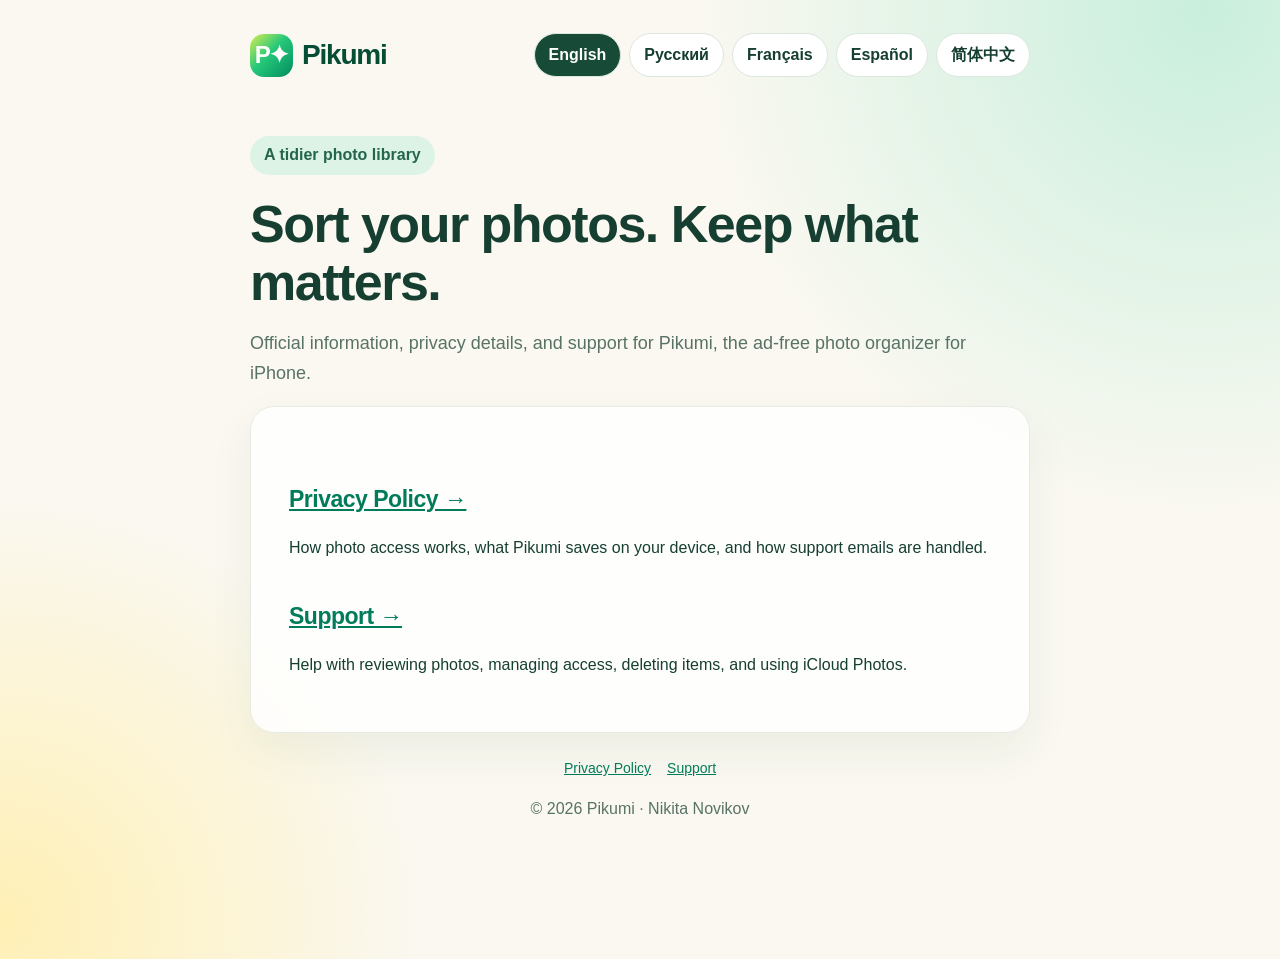
<file: index.html>
<!doctype html>
<html lang="en">
<head>
<meta charset="utf-8">
<meta name="viewport" content="width=device-width, initial-scale=1">
<meta name="description" content="Official information, privacy details, and support for Pikumi, the ad-free photo organizer for iPhone.">
<title>Home | Pikumi</title>
<link rel="stylesheet" href="styles.css">
<link rel="alternate" hreflang="en" href="index.html">
<link rel="alternate" hreflang="ru" href="ru/index.html">
<link rel="alternate" hreflang="fr" href="fr/index.html">
<link rel="alternate" hreflang="es" href="es/index.html">
<link rel="alternate" hreflang="zh-Hans" href="zh-Hans/index.html">
<link rel="alternate" hreflang="x-default" href="index.html">
</head>
<body>
<a class="skip" href="#content">Skip to content</a>
<main>
<header>
<a class="brand" href="index.html"><span class="logo" aria-hidden="true">P✦</span>Pikumi</a>
<nav class="lang" aria-label="Language"><a href="index.html" lang="en" hreflang="en" aria-current="page">English</a><a href="ru/index.html" lang="ru" hreflang="ru">Русский</a><a href="fr/index.html" lang="fr" hreflang="fr">Français</a><a href="es/index.html" lang="es" hreflang="es">Español</a><a href="zh-Hans/index.html" lang="zh-Hans" hreflang="zh-Hans">简体中文</a></nav>
</header>
<article id="content">
<span class="pill">A tidier photo library</span>
<h1>Sort your photos. Keep what matters.</h1>
<p class="sub">Official information, privacy details, and support for Pikumi, the ad-free photo organizer for iPhone.</p>

<div class="card"><h2><a href="privacy.html">Privacy Policy →</a></h2><p>How photo access works, what Pikumi saves on your device, and how support emails are handled.</p><h2><a href="support.html">Support →</a></h2><p>Help with reviewing photos, managing access, deleting items, and using iCloud Photos.</p></div>
</article>
<footer><nav class="links" aria-label="Pikumi"><a href="privacy.html">Privacy Policy</a><a href="support.html">Support</a></nav><p>© 2026 Pikumi · Nikita Novikov</p></footer>
</main>
</body>
</html>
</file>
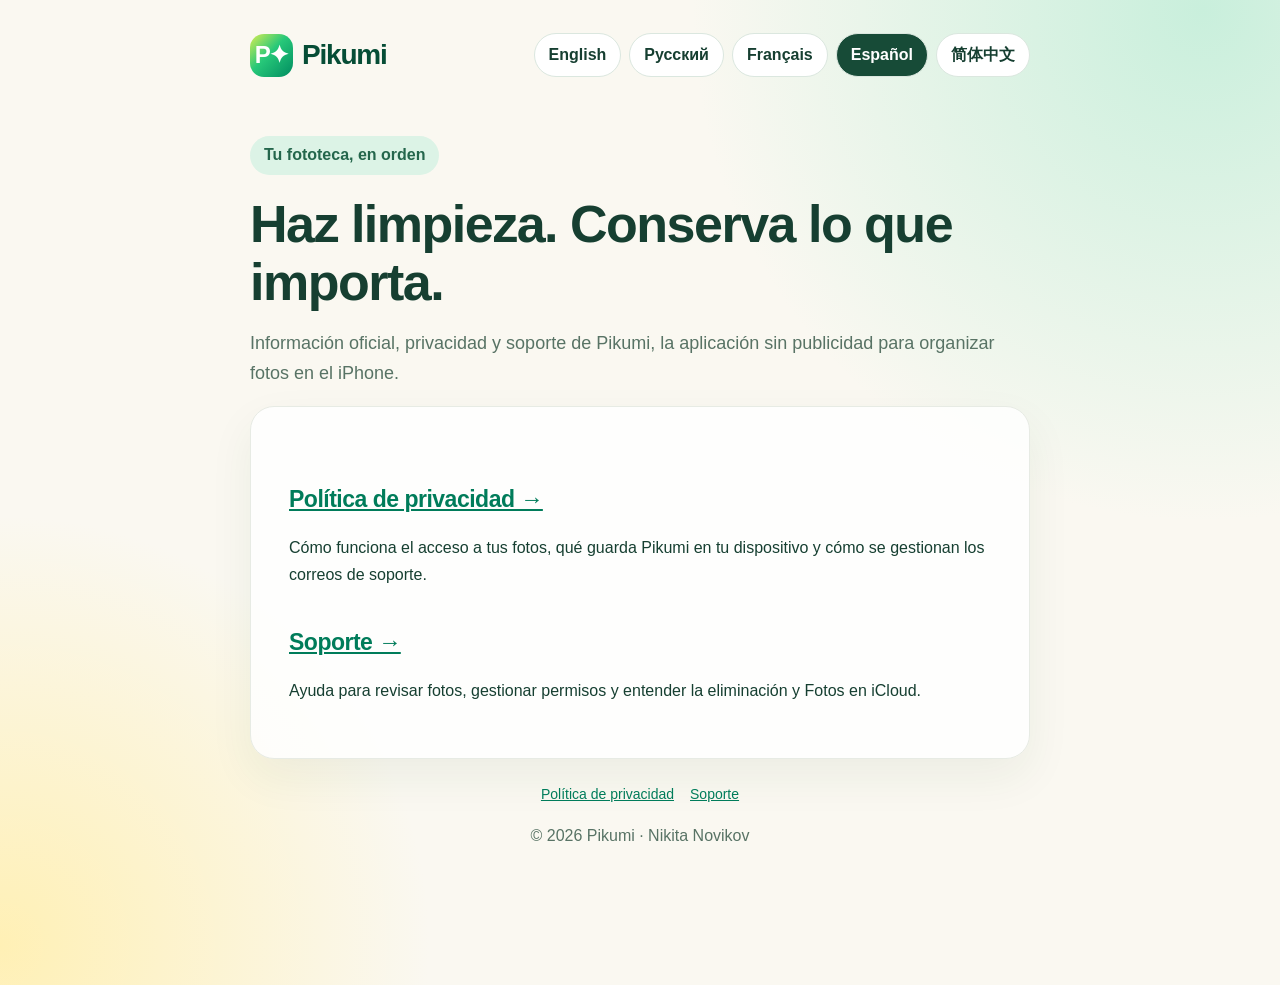
<file: es/index.html>
<!doctype html>
<html lang="es">
<head>
<meta charset="utf-8">
<meta name="viewport" content="width=device-width, initial-scale=1">
<meta name="description" content="Información oficial, privacidad y soporte de Pikumi, la aplicación sin publicidad para organizar fotos en el iPhone.">
<title>Inicio | Pikumi</title>
<link rel="stylesheet" href="../styles.css">
<link rel="alternate" hreflang="en" href="../index.html">
<link rel="alternate" hreflang="ru" href="../ru/index.html">
<link rel="alternate" hreflang="fr" href="../fr/index.html">
<link rel="alternate" hreflang="es" href="index.html">
<link rel="alternate" hreflang="zh-Hans" href="../zh-Hans/index.html">
<link rel="alternate" hreflang="x-default" href="../index.html">
</head>
<body>
<a class="skip" href="#content">Ir al contenido</a>
<main>
<header>
<a class="brand" href="index.html"><span class="logo" aria-hidden="true">P✦</span>Pikumi</a>
<nav class="lang" aria-label="Idioma"><a href="../index.html" lang="en" hreflang="en">English</a><a href="../ru/index.html" lang="ru" hreflang="ru">Русский</a><a href="../fr/index.html" lang="fr" hreflang="fr">Français</a><a href="index.html" lang="es" hreflang="es" aria-current="page">Español</a><a href="../zh-Hans/index.html" lang="zh-Hans" hreflang="zh-Hans">简体中文</a></nav>
</header>
<article id="content">
<span class="pill">Tu fototeca, en orden</span>
<h1>Haz limpieza. Conserva lo que importa.</h1>
<p class="sub">Información oficial, privacidad y soporte de Pikumi, la aplicación sin publicidad para organizar fotos en el iPhone.</p>

<div class="card"><h2><a href="privacy.html">Política de privacidad →</a></h2><p>Cómo funciona el acceso a tus fotos, qué guarda Pikumi en tu dispositivo y cómo se gestionan los correos de soporte.</p><h2><a href="support.html">Soporte →</a></h2><p>Ayuda para revisar fotos, gestionar permisos y entender la eliminación y Fotos en iCloud.</p></div>
</article>
<footer><nav class="links" aria-label="Pikumi"><a href="privacy.html">Política de privacidad</a><a href="support.html">Soporte</a></nav><p>© 2026 Pikumi · Nikita Novikov</p></footer>
</main>
</body>
</html>
</file>
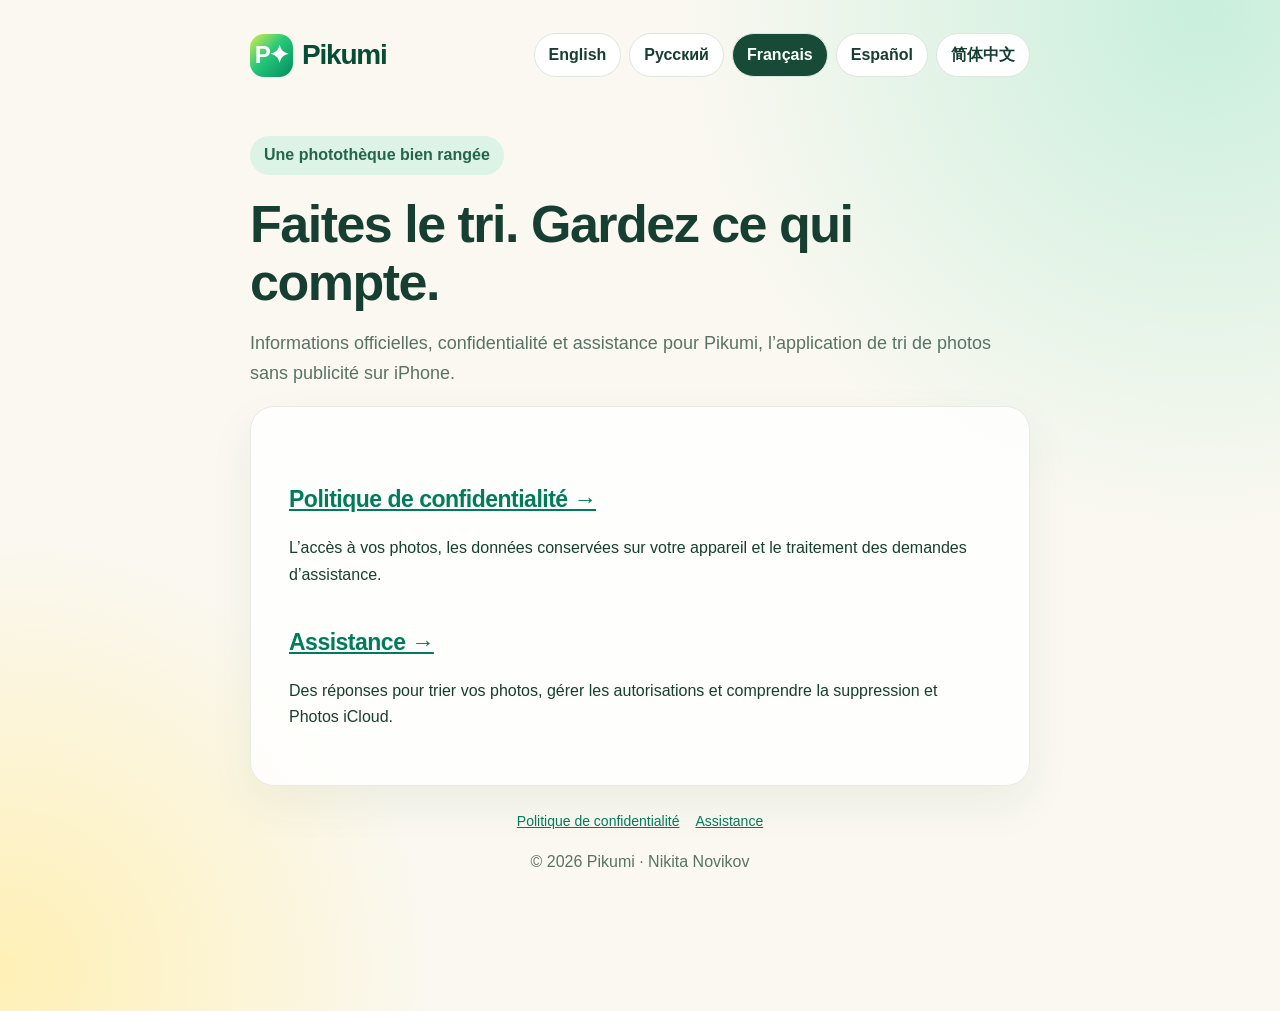
<file: fr/index.html>
<!doctype html>
<html lang="fr">
<head>
<meta charset="utf-8">
<meta name="viewport" content="width=device-width, initial-scale=1">
<meta name="description" content="Informations officielles, confidentialité et assistance pour Pikumi, l’application de tri de photos sans publicité sur iPhone.">
<title>Accueil | Pikumi</title>
<link rel="stylesheet" href="../styles.css">
<link rel="alternate" hreflang="en" href="../index.html">
<link rel="alternate" hreflang="ru" href="../ru/index.html">
<link rel="alternate" hreflang="fr" href="index.html">
<link rel="alternate" hreflang="es" href="../es/index.html">
<link rel="alternate" hreflang="zh-Hans" href="../zh-Hans/index.html">
<link rel="alternate" hreflang="x-default" href="../index.html">
</head>
<body>
<a class="skip" href="#content">Aller au contenu</a>
<main>
<header>
<a class="brand" href="index.html"><span class="logo" aria-hidden="true">P✦</span>Pikumi</a>
<nav class="lang" aria-label="Langue"><a href="../index.html" lang="en" hreflang="en">English</a><a href="../ru/index.html" lang="ru" hreflang="ru">Русский</a><a href="index.html" lang="fr" hreflang="fr" aria-current="page">Français</a><a href="../es/index.html" lang="es" hreflang="es">Español</a><a href="../zh-Hans/index.html" lang="zh-Hans" hreflang="zh-Hans">简体中文</a></nav>
</header>
<article id="content">
<span class="pill">Une photothèque bien rangée</span>
<h1>Faites le tri. Gardez ce qui compte.</h1>
<p class="sub">Informations officielles, confidentialité et assistance pour Pikumi, l’application de tri de photos sans publicité sur iPhone.</p>

<div class="card"><h2><a href="privacy.html">Politique de confidentialité →</a></h2><p>L’accès à vos photos, les données conservées sur votre appareil et le traitement des demandes d’assistance.</p><h2><a href="support.html">Assistance →</a></h2><p>Des réponses pour trier vos photos, gérer les autorisations et comprendre la suppression et Photos iCloud.</p></div>
</article>
<footer><nav class="links" aria-label="Pikumi"><a href="privacy.html">Politique de confidentialité</a><a href="support.html">Assistance</a></nav><p>© 2026 Pikumi · Nikita Novikov</p></footer>
</main>
</body>
</html>
</file>
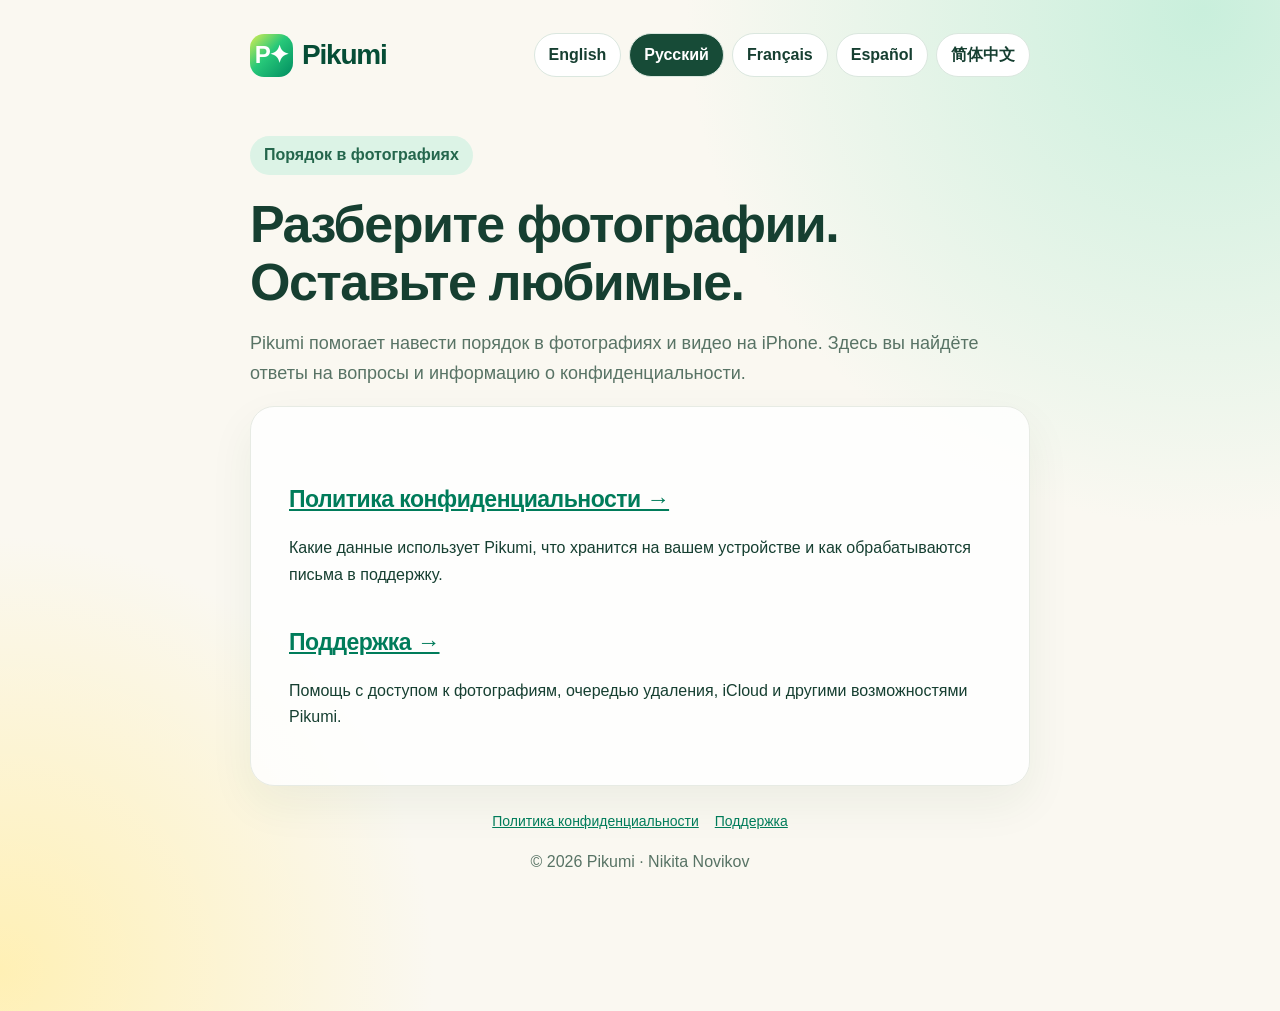
<file: ru/index.html>
<!doctype html>
<html lang="ru">
<head>
<meta charset="utf-8">
<meta name="viewport" content="width=device-width, initial-scale=1">
<meta name="description" content="Pikumi помогает навести порядок в фотографиях и видео на iPhone. Здесь вы найдёте ответы на вопросы и информацию о конфиденциальности.">
<title>Главная | Pikumi</title>
<link rel="stylesheet" href="../styles.css">
<link rel="alternate" hreflang="en" href="../index.html">
<link rel="alternate" hreflang="ru" href="index.html">
<link rel="alternate" hreflang="fr" href="../fr/index.html">
<link rel="alternate" hreflang="es" href="../es/index.html">
<link rel="alternate" hreflang="zh-Hans" href="../zh-Hans/index.html">
<link rel="alternate" hreflang="x-default" href="../index.html">
</head>
<body>
<a class="skip" href="#content">Перейти к содержимому</a>
<main>
<header>
<a class="brand" href="index.html"><span class="logo" aria-hidden="true">P✦</span>Pikumi</a>
<nav class="lang" aria-label="Язык"><a href="../index.html" lang="en" hreflang="en">English</a><a href="index.html" lang="ru" hreflang="ru" aria-current="page">Русский</a><a href="../fr/index.html" lang="fr" hreflang="fr">Français</a><a href="../es/index.html" lang="es" hreflang="es">Español</a><a href="../zh-Hans/index.html" lang="zh-Hans" hreflang="zh-Hans">简体中文</a></nav>
</header>
<article id="content">
<span class="pill">Порядок в фотографиях</span>
<h1>Разберите фотографии. Оставьте любимые.</h1>
<p class="sub">Pikumi помогает навести порядок в фотографиях и видео на iPhone. Здесь вы найдёте ответы на вопросы и информацию о конфиденциальности.</p>

<div class="card"><h2><a href="privacy.html">Политика конфиденциальности →</a></h2><p>Какие данные использует Pikumi, что хранится на вашем устройстве и как обрабатываются письма в поддержку.</p><h2><a href="support.html">Поддержка →</a></h2><p>Помощь с доступом к фотографиям, очередью удаления, iCloud и другими возможностями Pikumi.</p></div>
</article>
<footer><nav class="links" aria-label="Pikumi"><a href="privacy.html">Политика конфиденциальности</a><a href="support.html">Поддержка</a></nav><p>© 2026 Pikumi · Nikita Novikov</p></footer>
</main>
</body>
</html>
</file>
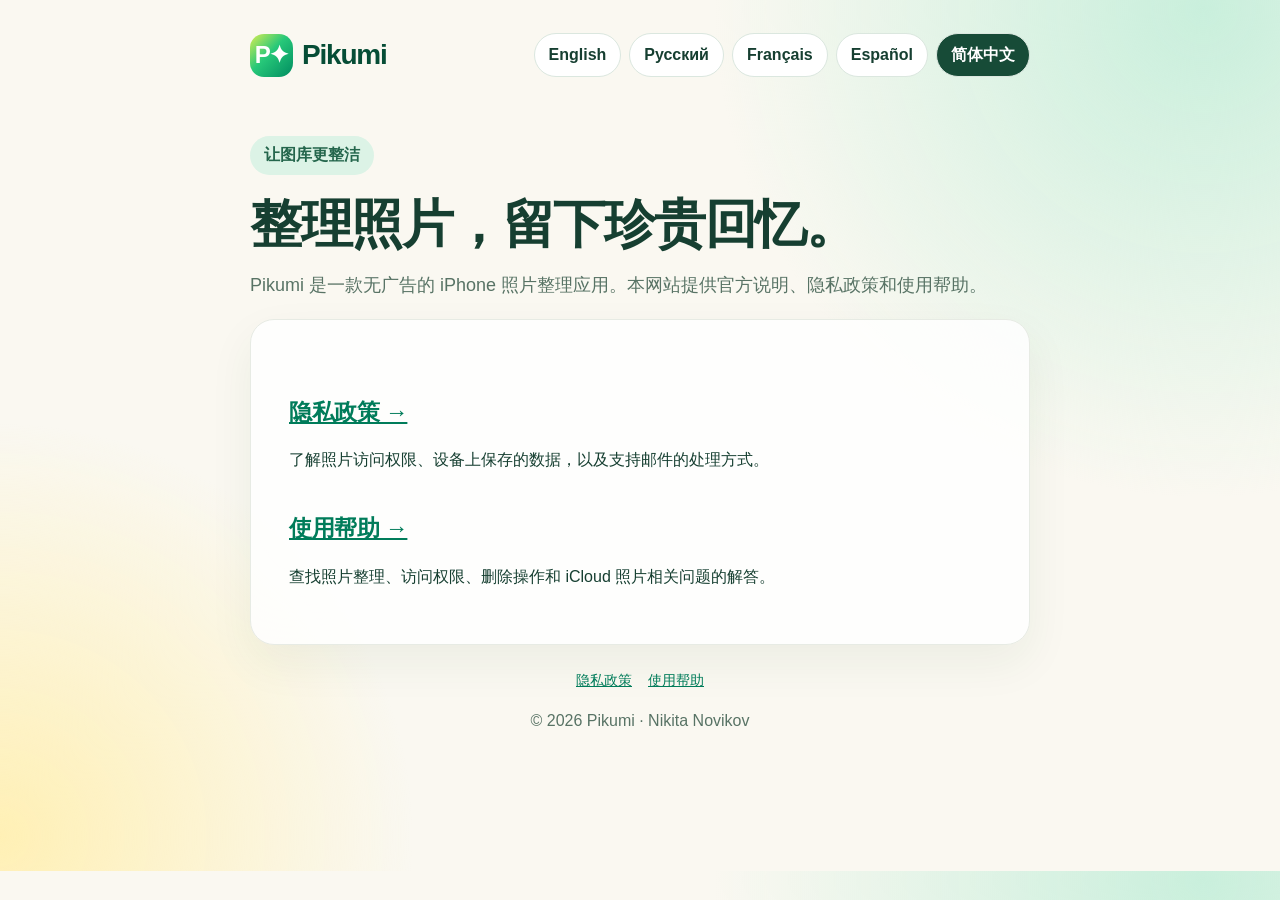
<file: zh-Hans/index.html>
<!doctype html>
<html lang="zh-Hans">
<head>
<meta charset="utf-8">
<meta name="viewport" content="width=device-width, initial-scale=1">
<meta name="description" content="Pikumi 是一款无广告的 iPhone 照片整理应用。本网站提供官方说明、隐私政策和使用帮助。">
<title>首页 | Pikumi</title>
<link rel="stylesheet" href="../styles.css">
<link rel="alternate" hreflang="en" href="../index.html">
<link rel="alternate" hreflang="ru" href="../ru/index.html">
<link rel="alternate" hreflang="fr" href="../fr/index.html">
<link rel="alternate" hreflang="es" href="../es/index.html">
<link rel="alternate" hreflang="zh-Hans" href="index.html">
<link rel="alternate" hreflang="x-default" href="../index.html">
</head>
<body>
<a class="skip" href="#content">跳转到正文</a>
<main>
<header>
<a class="brand" href="index.html"><span class="logo" aria-hidden="true">P✦</span>Pikumi</a>
<nav class="lang" aria-label="语言"><a href="../index.html" lang="en" hreflang="en">English</a><a href="../ru/index.html" lang="ru" hreflang="ru">Русский</a><a href="../fr/index.html" lang="fr" hreflang="fr">Français</a><a href="../es/index.html" lang="es" hreflang="es">Español</a><a href="index.html" lang="zh-Hans" hreflang="zh-Hans" aria-current="page">简体中文</a></nav>
</header>
<article id="content">
<span class="pill">让图库更整洁</span>
<h1>整理照片，留下珍贵回忆。</h1>
<p class="sub">Pikumi 是一款无广告的 iPhone 照片整理应用。本网站提供官方说明、隐私政策和使用帮助。</p>

<div class="card"><h2><a href="privacy.html">隐私政策 →</a></h2><p>了解照片访问权限、设备上保存的数据，以及支持邮件的处理方式。</p><h2><a href="support.html">使用帮助 →</a></h2><p>查找照片整理、访问权限、删除操作和 iCloud 照片相关问题的解答。</p></div>
</article>
<footer><nav class="links" aria-label="Pikumi"><a href="privacy.html">隐私政策</a><a href="support.html">使用帮助</a></nav><p>© 2026 Pikumi · Nikita Novikov</p></footer>
</main>
</body>
</html>
</file>
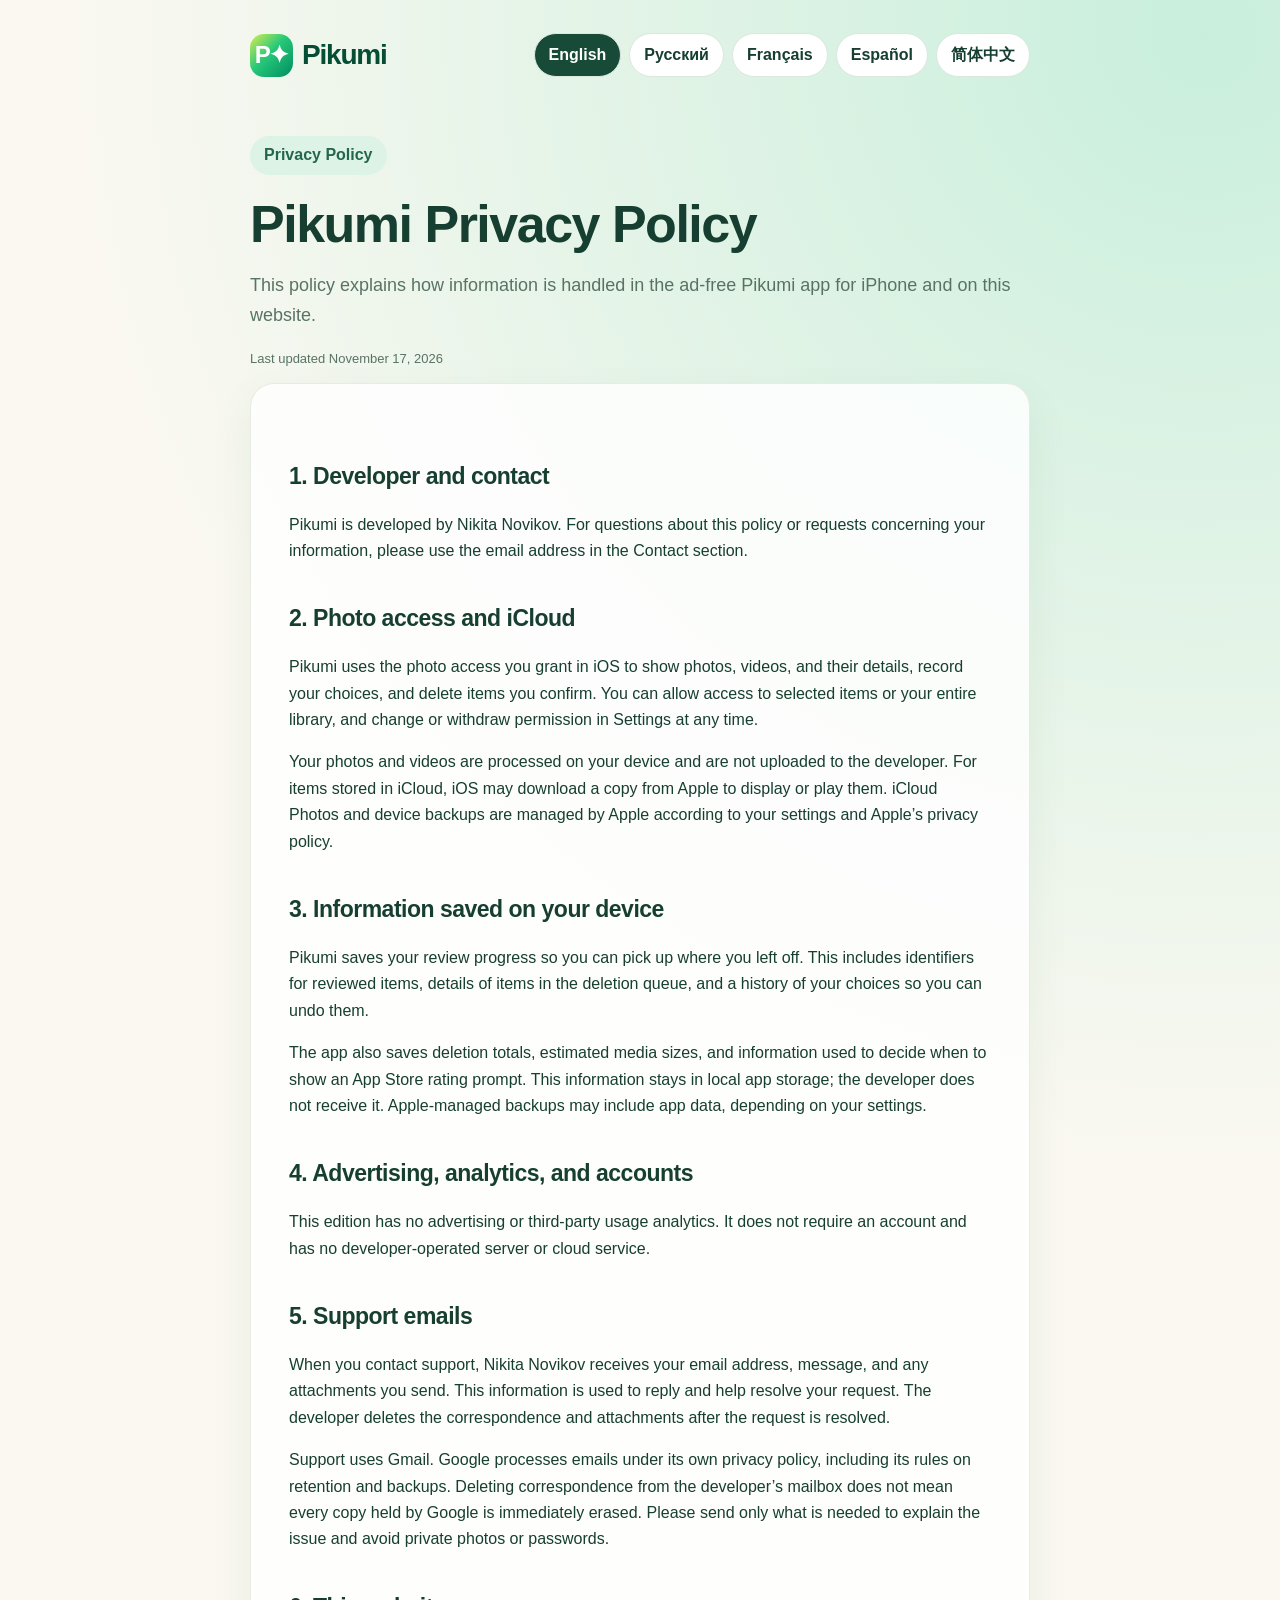
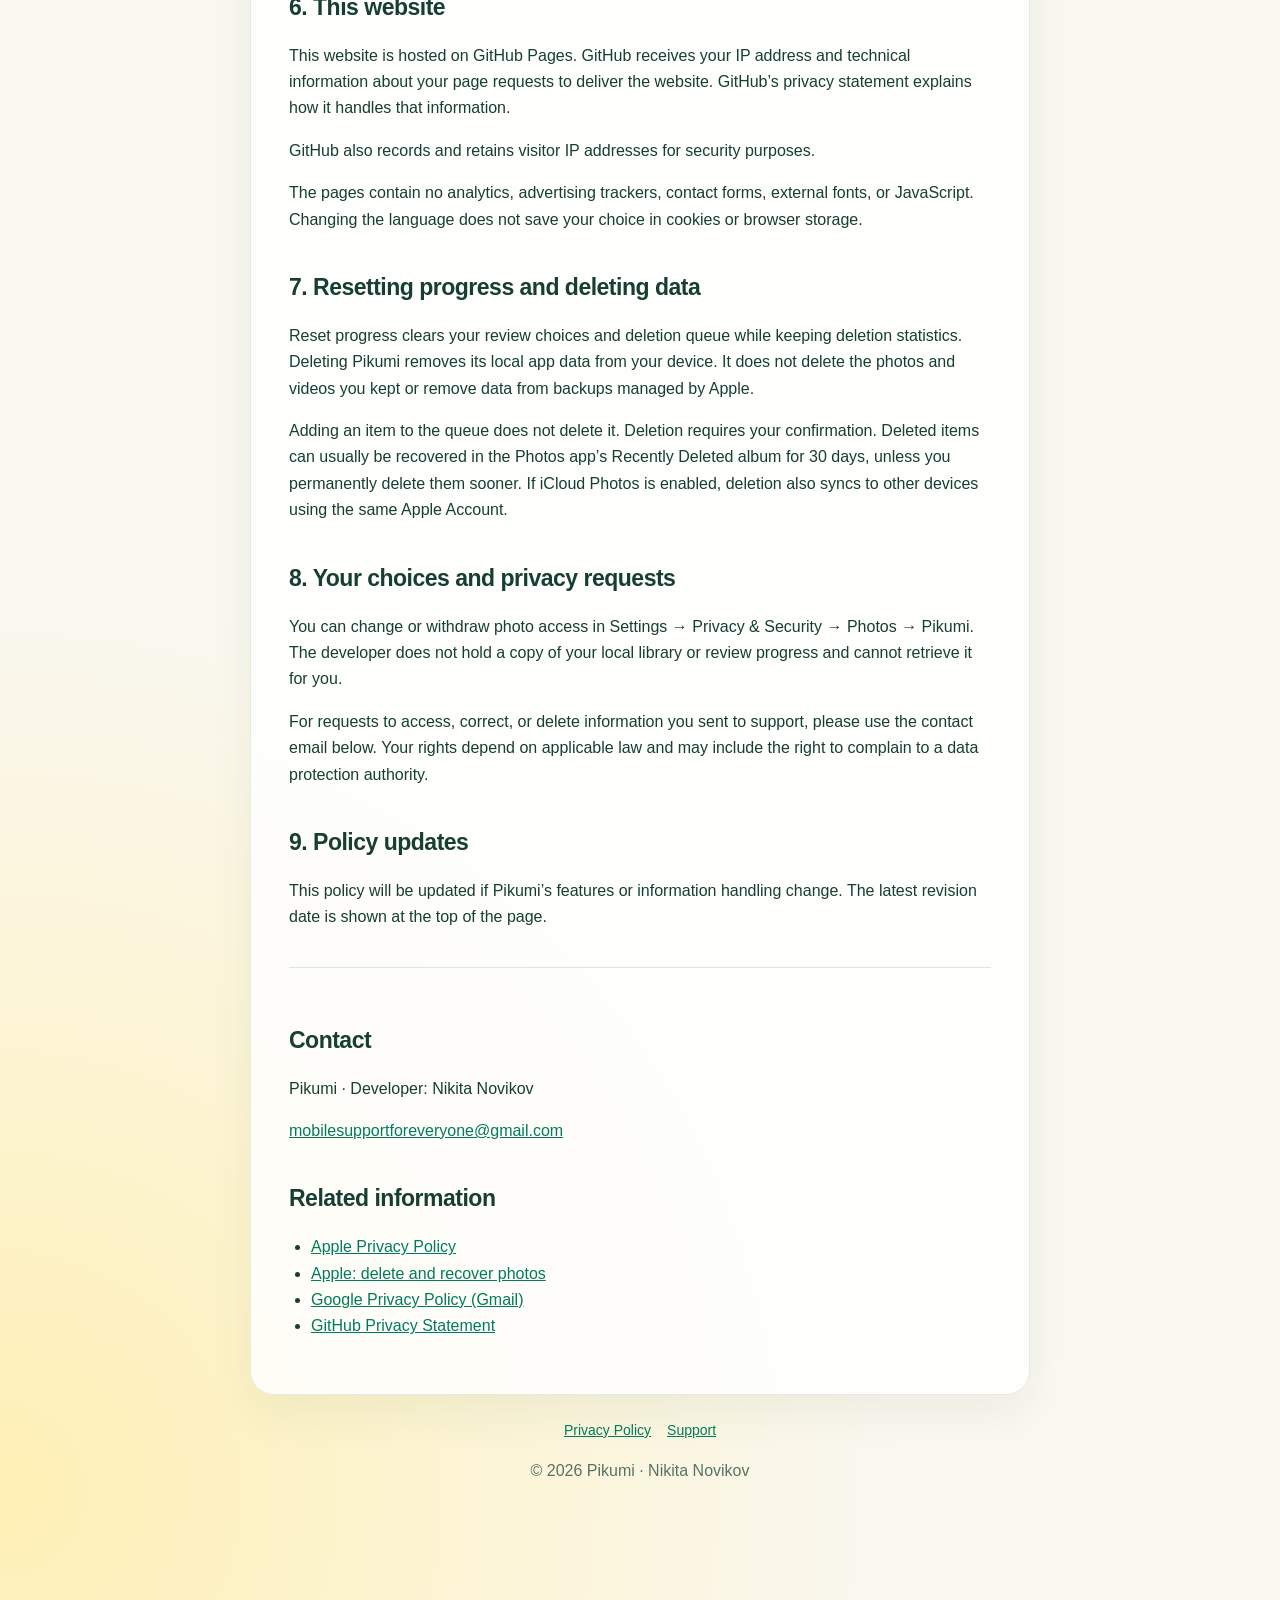
<file: privacy.html>
<!doctype html>
<html lang="en">
<head>
<meta charset="utf-8">
<meta name="viewport" content="width=device-width, initial-scale=1">
<meta name="description" content="This policy explains how information is handled in the ad-free Pikumi app for iPhone and on this website.">
<title>Privacy Policy | Pikumi</title>
<link rel="stylesheet" href="styles.css">
<link rel="alternate" hreflang="en" href="privacy.html">
<link rel="alternate" hreflang="ru" href="ru/privacy.html">
<link rel="alternate" hreflang="fr" href="fr/privacy.html">
<link rel="alternate" hreflang="es" href="es/privacy.html">
<link rel="alternate" hreflang="zh-Hans" href="zh-Hans/privacy.html">
<link rel="alternate" hreflang="x-default" href="privacy.html">
</head>
<body>
<a class="skip" href="#content">Skip to content</a>
<main>
<header>
<a class="brand" href="index.html"><span class="logo" aria-hidden="true">P✦</span>Pikumi</a>
<nav class="lang" aria-label="Language"><a href="privacy.html" lang="en" hreflang="en" aria-current="page">English</a><a href="ru/privacy.html" lang="ru" hreflang="ru">Русский</a><a href="fr/privacy.html" lang="fr" hreflang="fr">Français</a><a href="es/privacy.html" lang="es" hreflang="es">Español</a><a href="zh-Hans/privacy.html" lang="zh-Hans" hreflang="zh-Hans">简体中文</a></nav>
</header>
<article id="content">
<span class="pill">Privacy Policy</span>
<h1>Pikumi Privacy Policy</h1>
<p class="sub">This policy explains how information is handled in the ad-free Pikumi app for iPhone and on this website.</p>
<p class="small"><time datetime="2026-11-17">Last updated November 17, 2026</time></p>
<div class="card"><section><h2>1. Developer and contact</h2><p>Pikumi is developed by Nikita Novikov. For questions about this policy or requests concerning your information, please use the email address in the Contact section.</p></section><section><h2>2. Photo access and iCloud</h2><p>Pikumi uses the photo access you grant in iOS to show photos, videos, and their details, record your choices, and delete items you confirm. You can allow access to selected items or your entire library, and change or withdraw permission in Settings at any time.</p><p>Your photos and videos are processed on your device and are not uploaded to the developer. For items stored in iCloud, iOS may download a copy from Apple to display or play them. iCloud Photos and device backups are managed by Apple according to your settings and Apple’s privacy policy.</p></section><section><h2>3. Information saved on your device</h2><p>Pikumi saves your review progress so you can pick up where you left off. This includes identifiers for reviewed items, details of items in the deletion queue, and a history of your choices so you can undo them.</p><p>The app also saves deletion totals, estimated media sizes, and information used to decide when to show an App Store rating prompt. This information stays in local app storage; the developer does not receive it. Apple-managed backups may include app data, depending on your settings.</p></section><section><h2>4. Advertising, analytics, and accounts</h2><p>This edition has no advertising or third-party usage analytics. It does not require an account and has no developer-operated server or cloud service.</p></section><section><h2>5. Support emails</h2><p>When you contact support, Nikita Novikov receives your email address, message, and any attachments you send. This information is used to reply and help resolve your request. The developer deletes the correspondence and attachments after the request is resolved.</p><p>Support uses Gmail. Google processes emails under its own privacy policy, including its rules on retention and backups. Deleting correspondence from the developer’s mailbox does not mean every copy held by Google is immediately erased. Please send only what is needed to explain the issue and avoid private photos or passwords.</p></section><section><h2>6. This website</h2><p>This website is hosted on GitHub Pages. GitHub receives your IP address and technical information about your page requests to deliver the website. GitHub’s privacy statement explains how it handles that information.</p><p>GitHub also records and retains visitor IP addresses for security purposes.</p><p>The pages contain no analytics, advertising trackers, contact forms, external fonts, or JavaScript. Changing the language does not save your choice in cookies or browser storage.</p></section><section><h2>7. Resetting progress and deleting data</h2><p>Reset progress clears your review choices and deletion queue while keeping deletion statistics. Deleting Pikumi removes its local app data from your device. It does not delete the photos and videos you kept or remove data from backups managed by Apple.</p><p>Adding an item to the queue does not delete it. Deletion requires your confirmation. Deleted items can usually be recovered in the Photos app’s Recently Deleted album for 30 days, unless you permanently delete them sooner. If iCloud Photos is enabled, deletion also syncs to other devices using the same Apple Account.</p></section><section><h2>8. Your choices and privacy requests</h2><p>You can change or withdraw photo access in Settings → Privacy &amp; Security → Photos → Pikumi. The developer does not hold a copy of your local library or review progress and cannot retrieve it for you.</p><p>For requests to access, correct, or delete information you sent to support, please use the contact email below. Your rights depend on applicable law and may include the right to complain to a data protection authority.</p></section><section><h2>9. Policy updates</h2><p>This policy will be updated if Pikumi’s features or information handling change. The latest revision date is shown at the top of the page.</p></section><section class="contact" id="contact"><h2>Contact</h2><p>Pikumi · Developer: Nikita Novikov</p><p><a href="mailto:mobilesupportforeveryone@gmail.com">mobilesupportforeveryone@gmail.com</a></p></section><aside><h2>Related information</h2><ul class="resources"><li><a href="https://www.apple.com/legal/privacy/">Apple Privacy Policy</a></li><li><a href="https://support.apple.com/104967">Apple: delete and recover photos</a></li><li><a href="https://policies.google.com/privacy">Google Privacy Policy (Gmail)</a></li><li><a href="https://docs.github.com/en/site-policy/privacy-policies/github-general-privacy-statement">GitHub Privacy Statement</a></li></ul></aside></div>
</article>
<footer><nav class="links" aria-label="Pikumi"><a href="privacy.html">Privacy Policy</a><a href="support.html">Support</a></nav><p>© 2026 Pikumi · Nikita Novikov</p></footer>
</main>
</body>
</html>
</file>
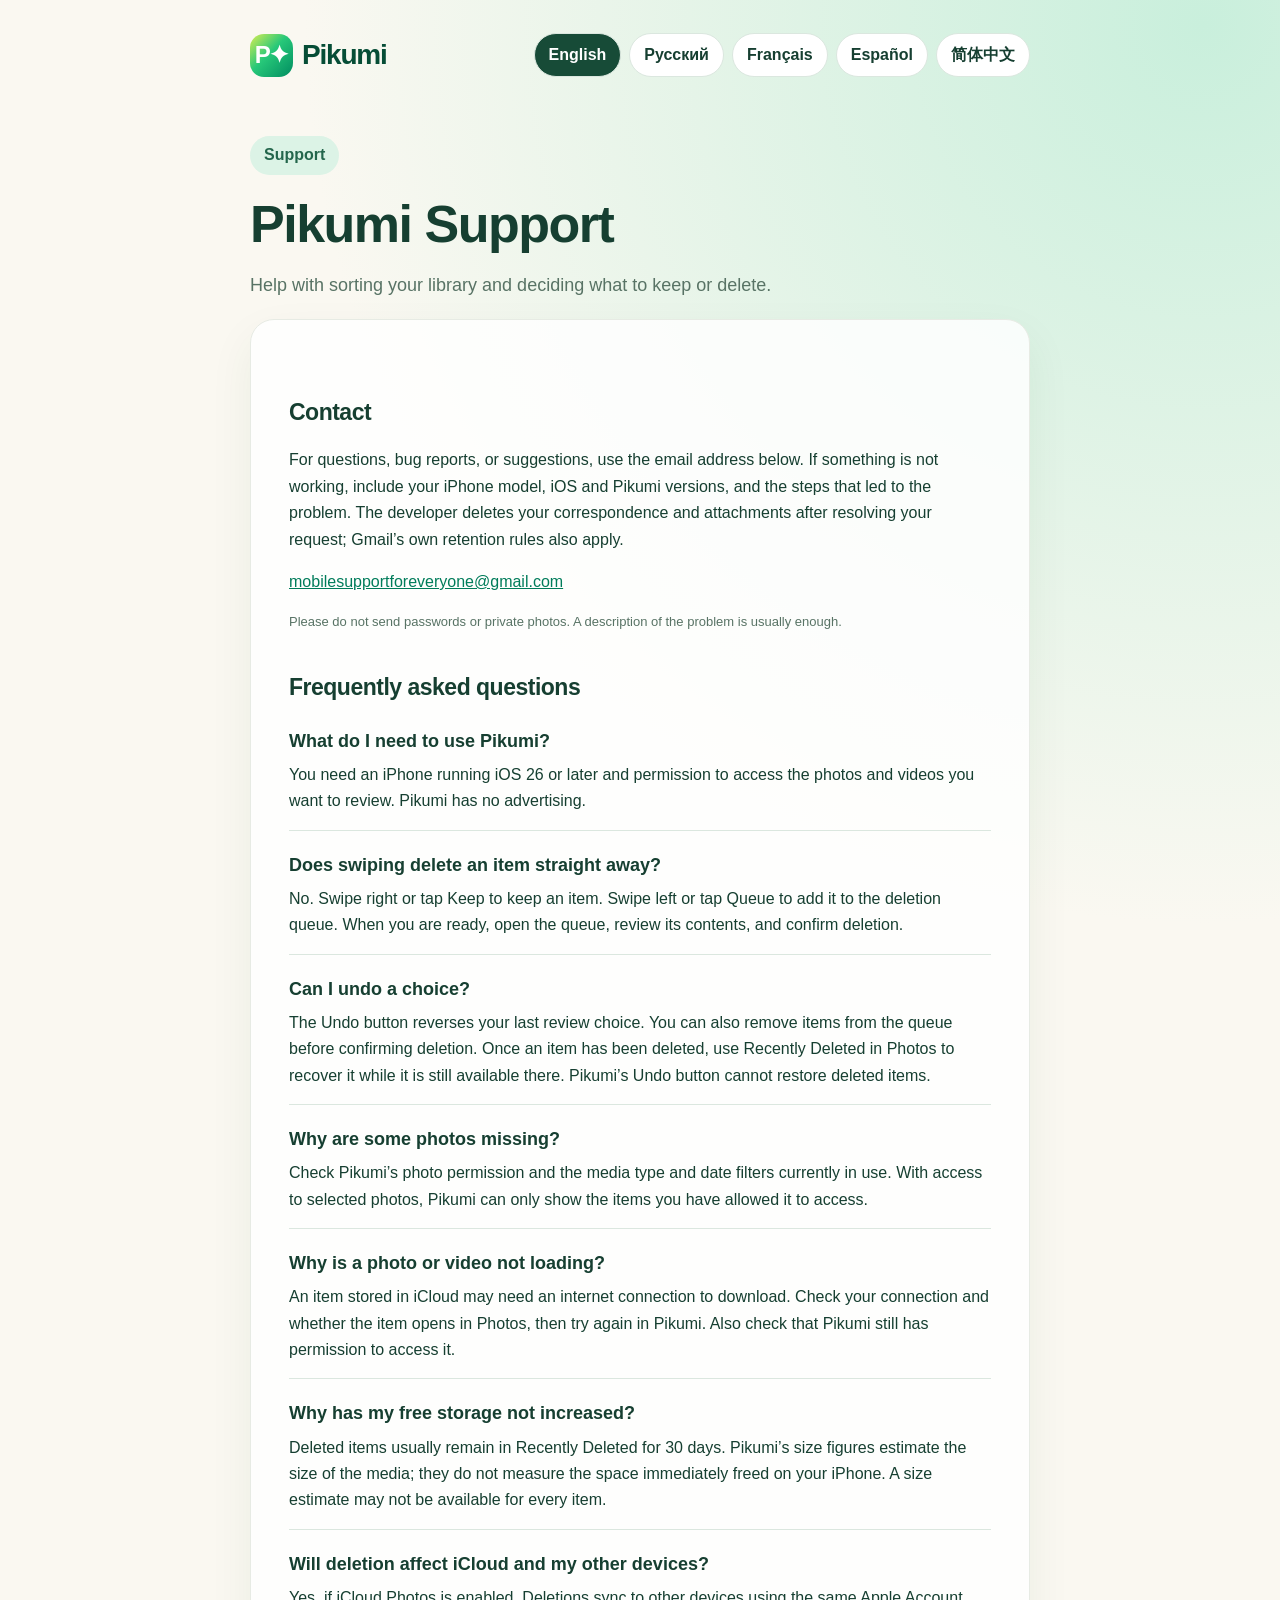
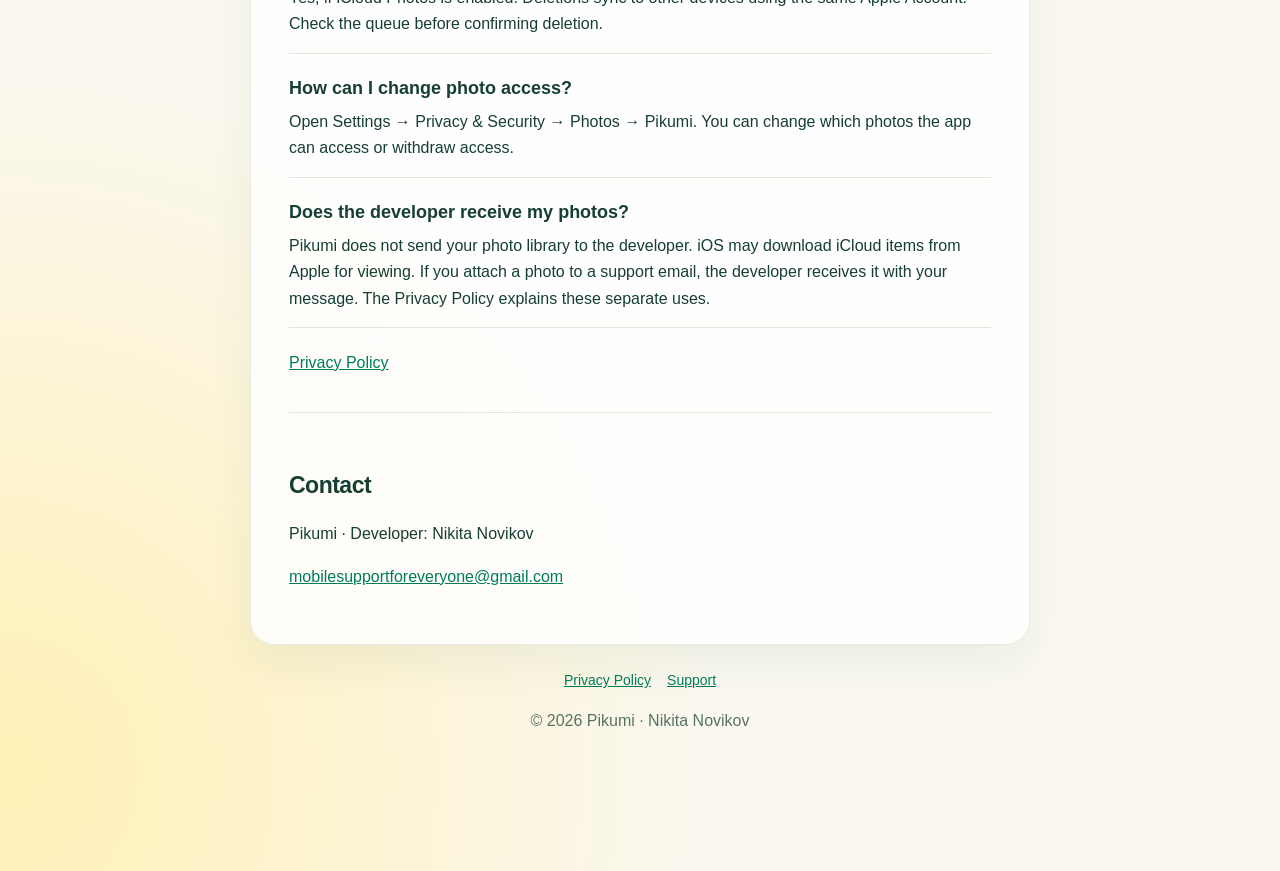
<file: support.html>
<!doctype html>
<html lang="en">
<head>
<meta charset="utf-8">
<meta name="viewport" content="width=device-width, initial-scale=1">
<meta name="description" content="Help with sorting your library and deciding what to keep or delete.">
<title>Support | Pikumi</title>
<link rel="stylesheet" href="styles.css">
<link rel="alternate" hreflang="en" href="support.html">
<link rel="alternate" hreflang="ru" href="ru/support.html">
<link rel="alternate" hreflang="fr" href="fr/support.html">
<link rel="alternate" hreflang="es" href="es/support.html">
<link rel="alternate" hreflang="zh-Hans" href="zh-Hans/support.html">
<link rel="alternate" hreflang="x-default" href="support.html">
</head>
<body>
<a class="skip" href="#content">Skip to content</a>
<main>
<header>
<a class="brand" href="index.html"><span class="logo" aria-hidden="true">P✦</span>Pikumi</a>
<nav class="lang" aria-label="Language"><a href="support.html" lang="en" hreflang="en" aria-current="page">English</a><a href="ru/support.html" lang="ru" hreflang="ru">Русский</a><a href="fr/support.html" lang="fr" hreflang="fr">Français</a><a href="es/support.html" lang="es" hreflang="es">Español</a><a href="zh-Hans/support.html" lang="zh-Hans" hreflang="zh-Hans">简体中文</a></nav>
</header>
<article id="content">
<span class="pill">Support</span>
<h1>Pikumi Support</h1>
<p class="sub">Help with sorting your library and deciding what to keep or delete.</p>

<div class="card"><h2>Contact</h2><p>For questions, bug reports, or suggestions, use the email address below. If something is not working, include your iPhone model, iOS and Pikumi versions, and the steps that led to the problem. The developer deletes your correspondence and attachments after resolving your request; Gmail’s own retention rules also apply.</p><p><a href="mailto:mobilesupportforeveryone@gmail.com?subject=Pikumi%20Support">mobilesupportforeveryone@gmail.com</a></p><p class="small">Please do not send passwords or private photos. A description of the problem is usually enough.</p><h2>Frequently asked questions</h2><section class="faq"><h3>What do I need to use Pikumi?</h3><p>You need an iPhone running iOS 26 or later and permission to access the photos and videos you want to review. Pikumi has no advertising.</p></section><section class="faq"><h3>Does swiping delete an item straight away?</h3><p>No. Swipe right or tap Keep to keep an item. Swipe left or tap Queue to add it to the deletion queue. When you are ready, open the queue, review its contents, and confirm deletion.</p></section><section class="faq"><h3>Can I undo a choice?</h3><p>The Undo button reverses your last review choice. You can also remove items from the queue before confirming deletion. Once an item has been deleted, use Recently Deleted in Photos to recover it while it is still available there. Pikumi’s Undo button cannot restore deleted items.</p></section><section class="faq"><h3>Why are some photos missing?</h3><p>Check Pikumi’s photo permission and the media type and date filters currently in use. With access to selected photos, Pikumi can only show the items you have allowed it to access.</p></section><section class="faq"><h3>Why is a photo or video not loading?</h3><p>An item stored in iCloud may need an internet connection to download. Check your connection and whether the item opens in Photos, then try again in Pikumi. Also check that Pikumi still has permission to access it.</p></section><section class="faq"><h3>Why has my free storage not increased?</h3><p>Deleted items usually remain in Recently Deleted for 30 days. Pikumi’s size figures estimate the size of the media; they do not measure the space immediately freed on your iPhone. A size estimate may not be available for every item.</p></section><section class="faq"><h3>Will deletion affect iCloud and my other devices?</h3><p>Yes, if iCloud Photos is enabled. Deletions sync to other devices using the same Apple Account. Check the queue before confirming deletion.</p></section><section class="faq"><h3>How can I change photo access?</h3><p>Open Settings → Privacy &amp; Security → Photos → Pikumi. You can change which photos the app can access or withdraw access.</p></section><section class="faq"><h3>Does the developer receive my photos?</h3><p>Pikumi does not send your photo library to the developer. iOS may download iCloud items from Apple for viewing. If you attach a photo to a support email, the developer receives it with your message. The Privacy Policy explains these separate uses.</p></section><p><a href="privacy.html">Privacy Policy</a></p><section class="contact" id="contact"><h2>Contact</h2><p>Pikumi · Developer: Nikita Novikov</p><p><a href="mailto:mobilesupportforeveryone@gmail.com">mobilesupportforeveryone@gmail.com</a></p></section></div>
</article>
<footer><nav class="links" aria-label="Pikumi"><a href="privacy.html">Privacy Policy</a><a href="support.html">Support</a></nav><p>© 2026 Pikumi · Nikita Novikov</p></footer>
</main>
</body>
</html>
</file>
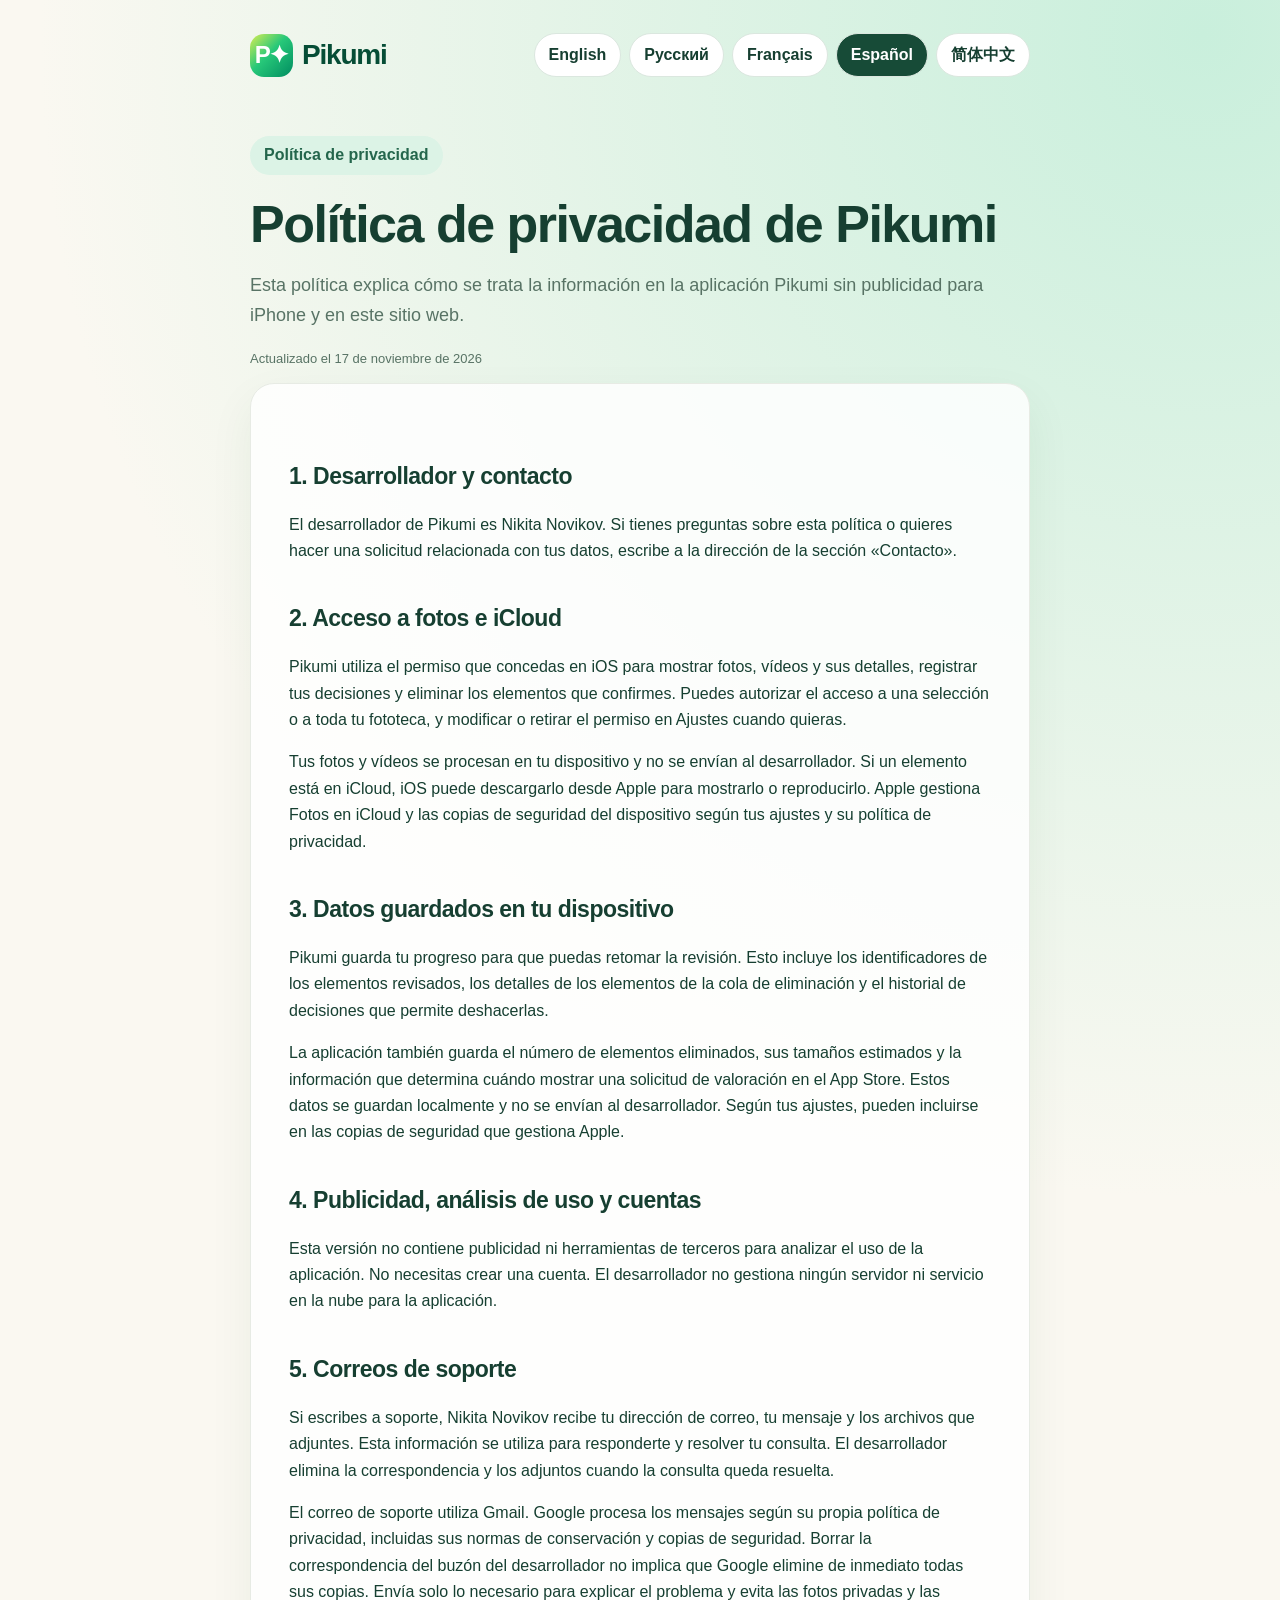
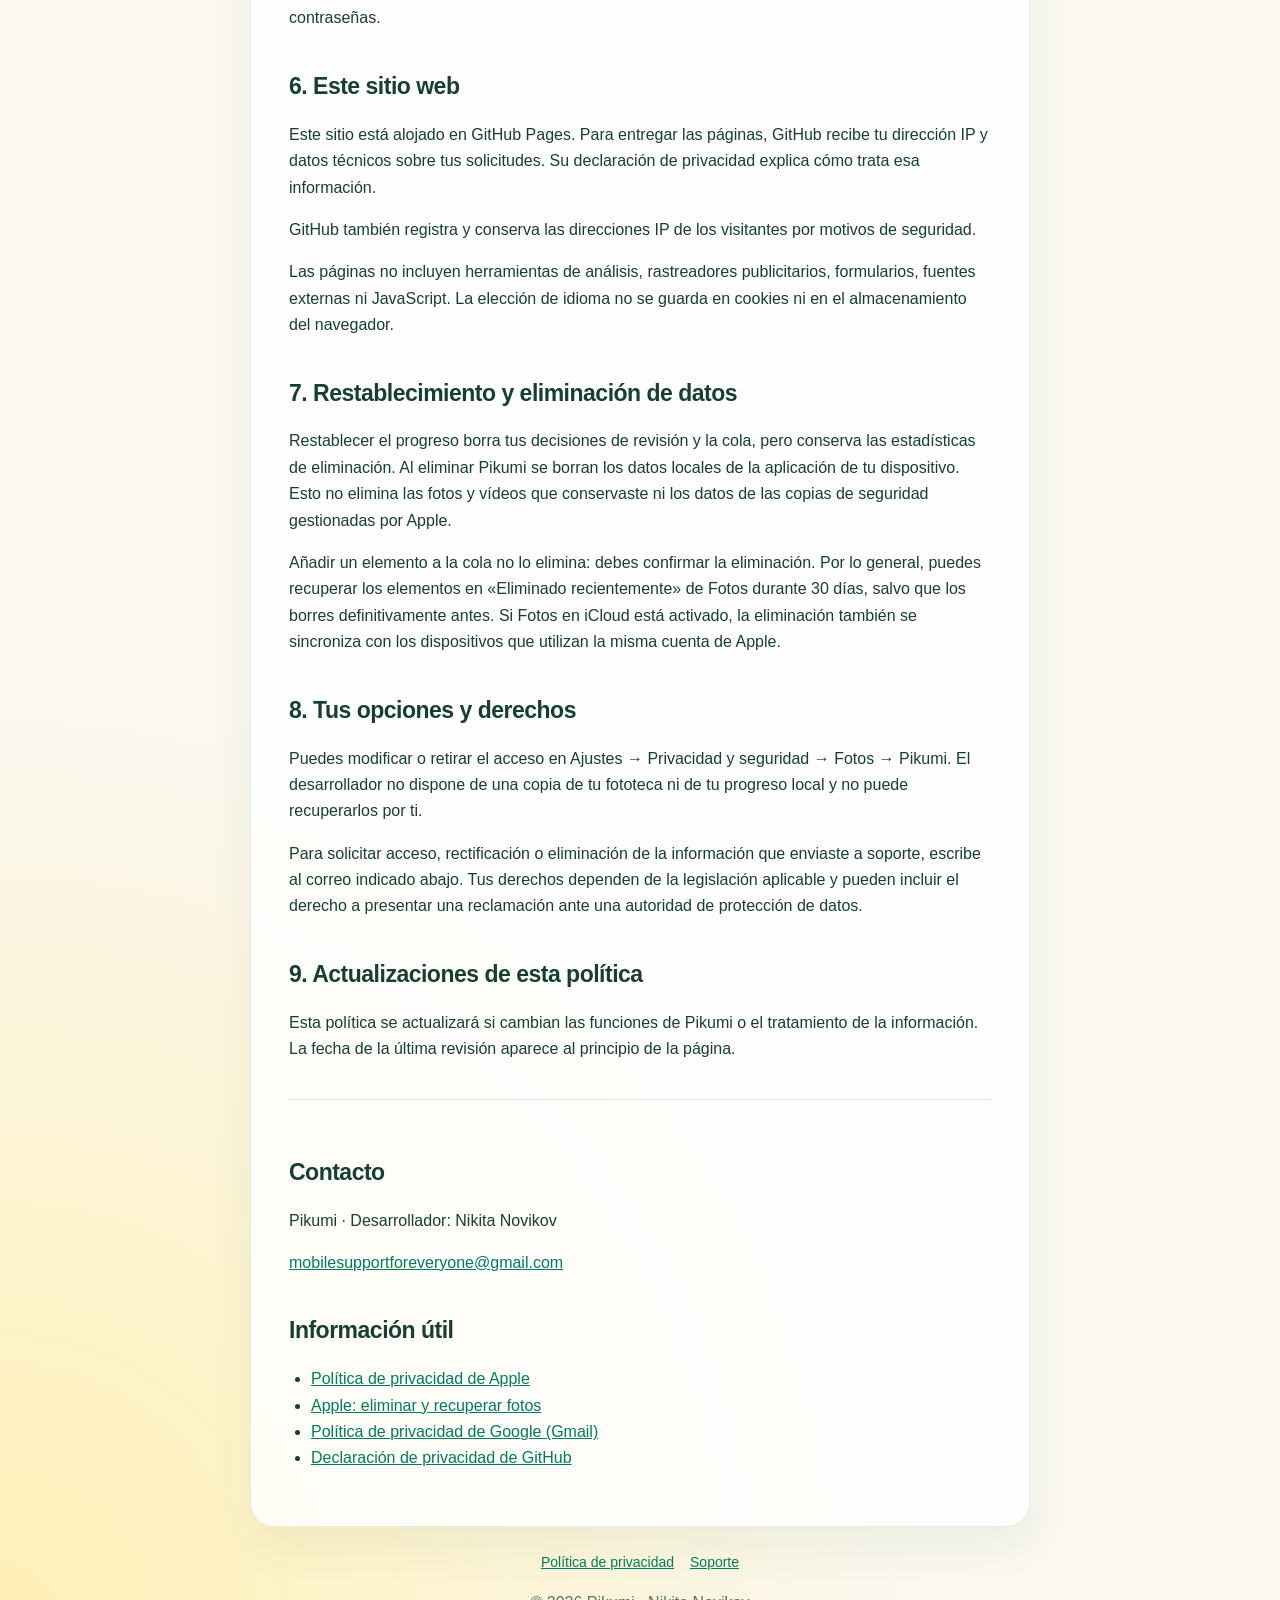
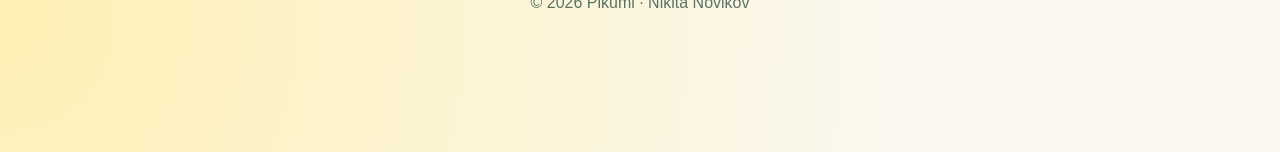
<file: es/privacy.html>
<!doctype html>
<html lang="es">
<head>
<meta charset="utf-8">
<meta name="viewport" content="width=device-width, initial-scale=1">
<meta name="description" content="Esta política explica cómo se trata la información en la aplicación Pikumi sin publicidad para iPhone y en este sitio web.">
<title>Política de privacidad | Pikumi</title>
<link rel="stylesheet" href="../styles.css">
<link rel="alternate" hreflang="en" href="../privacy.html">
<link rel="alternate" hreflang="ru" href="../ru/privacy.html">
<link rel="alternate" hreflang="fr" href="../fr/privacy.html">
<link rel="alternate" hreflang="es" href="privacy.html">
<link rel="alternate" hreflang="zh-Hans" href="../zh-Hans/privacy.html">
<link rel="alternate" hreflang="x-default" href="../privacy.html">
</head>
<body>
<a class="skip" href="#content">Ir al contenido</a>
<main>
<header>
<a class="brand" href="index.html"><span class="logo" aria-hidden="true">P✦</span>Pikumi</a>
<nav class="lang" aria-label="Idioma"><a href="../privacy.html" lang="en" hreflang="en">English</a><a href="../ru/privacy.html" lang="ru" hreflang="ru">Русский</a><a href="../fr/privacy.html" lang="fr" hreflang="fr">Français</a><a href="privacy.html" lang="es" hreflang="es" aria-current="page">Español</a><a href="../zh-Hans/privacy.html" lang="zh-Hans" hreflang="zh-Hans">简体中文</a></nav>
</header>
<article id="content">
<span class="pill">Política de privacidad</span>
<h1>Política de privacidad de Pikumi</h1>
<p class="sub">Esta política explica cómo se trata la información en la aplicación Pikumi sin publicidad para iPhone y en este sitio web.</p>
<p class="small"><time datetime="2026-11-17">Actualizado el 17 de noviembre de 2026</time></p>
<div class="card"><section><h2>1. Desarrollador y contacto</h2><p>El desarrollador de Pikumi es Nikita Novikov. Si tienes preguntas sobre esta política o quieres hacer una solicitud relacionada con tus datos, escribe a la dirección de la sección «Contacto».</p></section><section><h2>2. Acceso a fotos e iCloud</h2><p>Pikumi utiliza el permiso que concedas en iOS para mostrar fotos, vídeos y sus detalles, registrar tus decisiones y eliminar los elementos que confirmes. Puedes autorizar el acceso a una selección o a toda tu fototeca, y modificar o retirar el permiso en Ajustes cuando quieras.</p><p>Tus fotos y vídeos se procesan en tu dispositivo y no se envían al desarrollador. Si un elemento está en iCloud, iOS puede descargarlo desde Apple para mostrarlo o reproducirlo. Apple gestiona Fotos en iCloud y las copias de seguridad del dispositivo según tus ajustes y su política de privacidad.</p></section><section><h2>3. Datos guardados en tu dispositivo</h2><p>Pikumi guarda tu progreso para que puedas retomar la revisión. Esto incluye los identificadores de los elementos revisados, los detalles de los elementos de la cola de eliminación y el historial de decisiones que permite deshacerlas.</p><p>La aplicación también guarda el número de elementos eliminados, sus tamaños estimados y la información que determina cuándo mostrar una solicitud de valoración en el App Store. Estos datos se guardan localmente y no se envían al desarrollador. Según tus ajustes, pueden incluirse en las copias de seguridad que gestiona Apple.</p></section><section><h2>4. Publicidad, análisis de uso y cuentas</h2><p>Esta versión no contiene publicidad ni herramientas de terceros para analizar el uso de la aplicación. No necesitas crear una cuenta. El desarrollador no gestiona ningún servidor ni servicio en la nube para la aplicación.</p></section><section><h2>5. Correos de soporte</h2><p>Si escribes a soporte, Nikita Novikov recibe tu dirección de correo, tu mensaje y los archivos que adjuntes. Esta información se utiliza para responderte y resolver tu consulta. El desarrollador elimina la correspondencia y los adjuntos cuando la consulta queda resuelta.</p><p>El correo de soporte utiliza Gmail. Google procesa los mensajes según su propia política de privacidad, incluidas sus normas de conservación y copias de seguridad. Borrar la correspondencia del buzón del desarrollador no implica que Google elimine de inmediato todas sus copias. Envía solo lo necesario para explicar el problema y evita las fotos privadas y las contraseñas.</p></section><section><h2>6. Este sitio web</h2><p>Este sitio está alojado en GitHub Pages. Para entregar las páginas, GitHub recibe tu dirección IP y datos técnicos sobre tus solicitudes. Su declaración de privacidad explica cómo trata esa información.</p><p>GitHub también registra y conserva las direcciones IP de los visitantes por motivos de seguridad.</p><p>Las páginas no incluyen herramientas de análisis, rastreadores publicitarios, formularios, fuentes externas ni JavaScript. La elección de idioma no se guarda en cookies ni en el almacenamiento del navegador.</p></section><section><h2>7. Restablecimiento y eliminación de datos</h2><p>Restablecer el progreso borra tus decisiones de revisión y la cola, pero conserva las estadísticas de eliminación. Al eliminar Pikumi se borran los datos locales de la aplicación de tu dispositivo. Esto no elimina las fotos y vídeos que conservaste ni los datos de las copias de seguridad gestionadas por Apple.</p><p>Añadir un elemento a la cola no lo elimina: debes confirmar la eliminación. Por lo general, puedes recuperar los elementos en «Eliminado recientemente» de Fotos durante 30 días, salvo que los borres definitivamente antes. Si Fotos en iCloud está activado, la eliminación también se sincroniza con los dispositivos que utilizan la misma cuenta de Apple.</p></section><section><h2>8. Tus opciones y derechos</h2><p>Puedes modificar o retirar el acceso en Ajustes → Privacidad y seguridad → Fotos → Pikumi. El desarrollador no dispone de una copia de tu fototeca ni de tu progreso local y no puede recuperarlos por ti.</p><p>Para solicitar acceso, rectificación o eliminación de la información que enviaste a soporte, escribe al correo indicado abajo. Tus derechos dependen de la legislación aplicable y pueden incluir el derecho a presentar una reclamación ante una autoridad de protección de datos.</p></section><section><h2>9. Actualizaciones de esta política</h2><p>Esta política se actualizará si cambian las funciones de Pikumi o el tratamiento de la información. La fecha de la última revisión aparece al principio de la página.</p></section><section class="contact" id="contact"><h2>Contacto</h2><p>Pikumi · Desarrollador: Nikita Novikov</p><p><a href="mailto:mobilesupportforeveryone@gmail.com">mobilesupportforeveryone@gmail.com</a></p></section><aside><h2>Información útil</h2><ul class="resources"><li><a href="https://www.apple.com/legal/privacy/">Política de privacidad de Apple</a></li><li><a href="https://support.apple.com/104967">Apple: eliminar y recuperar fotos</a></li><li><a href="https://policies.google.com/privacy">Política de privacidad de Google (Gmail)</a></li><li><a href="https://docs.github.com/en/site-policy/privacy-policies/github-general-privacy-statement">Declaración de privacidad de GitHub</a></li></ul></aside></div>
</article>
<footer><nav class="links" aria-label="Pikumi"><a href="privacy.html">Política de privacidad</a><a href="support.html">Soporte</a></nav><p>© 2026 Pikumi · Nikita Novikov</p></footer>
</main>
</body>
</html>
</file>
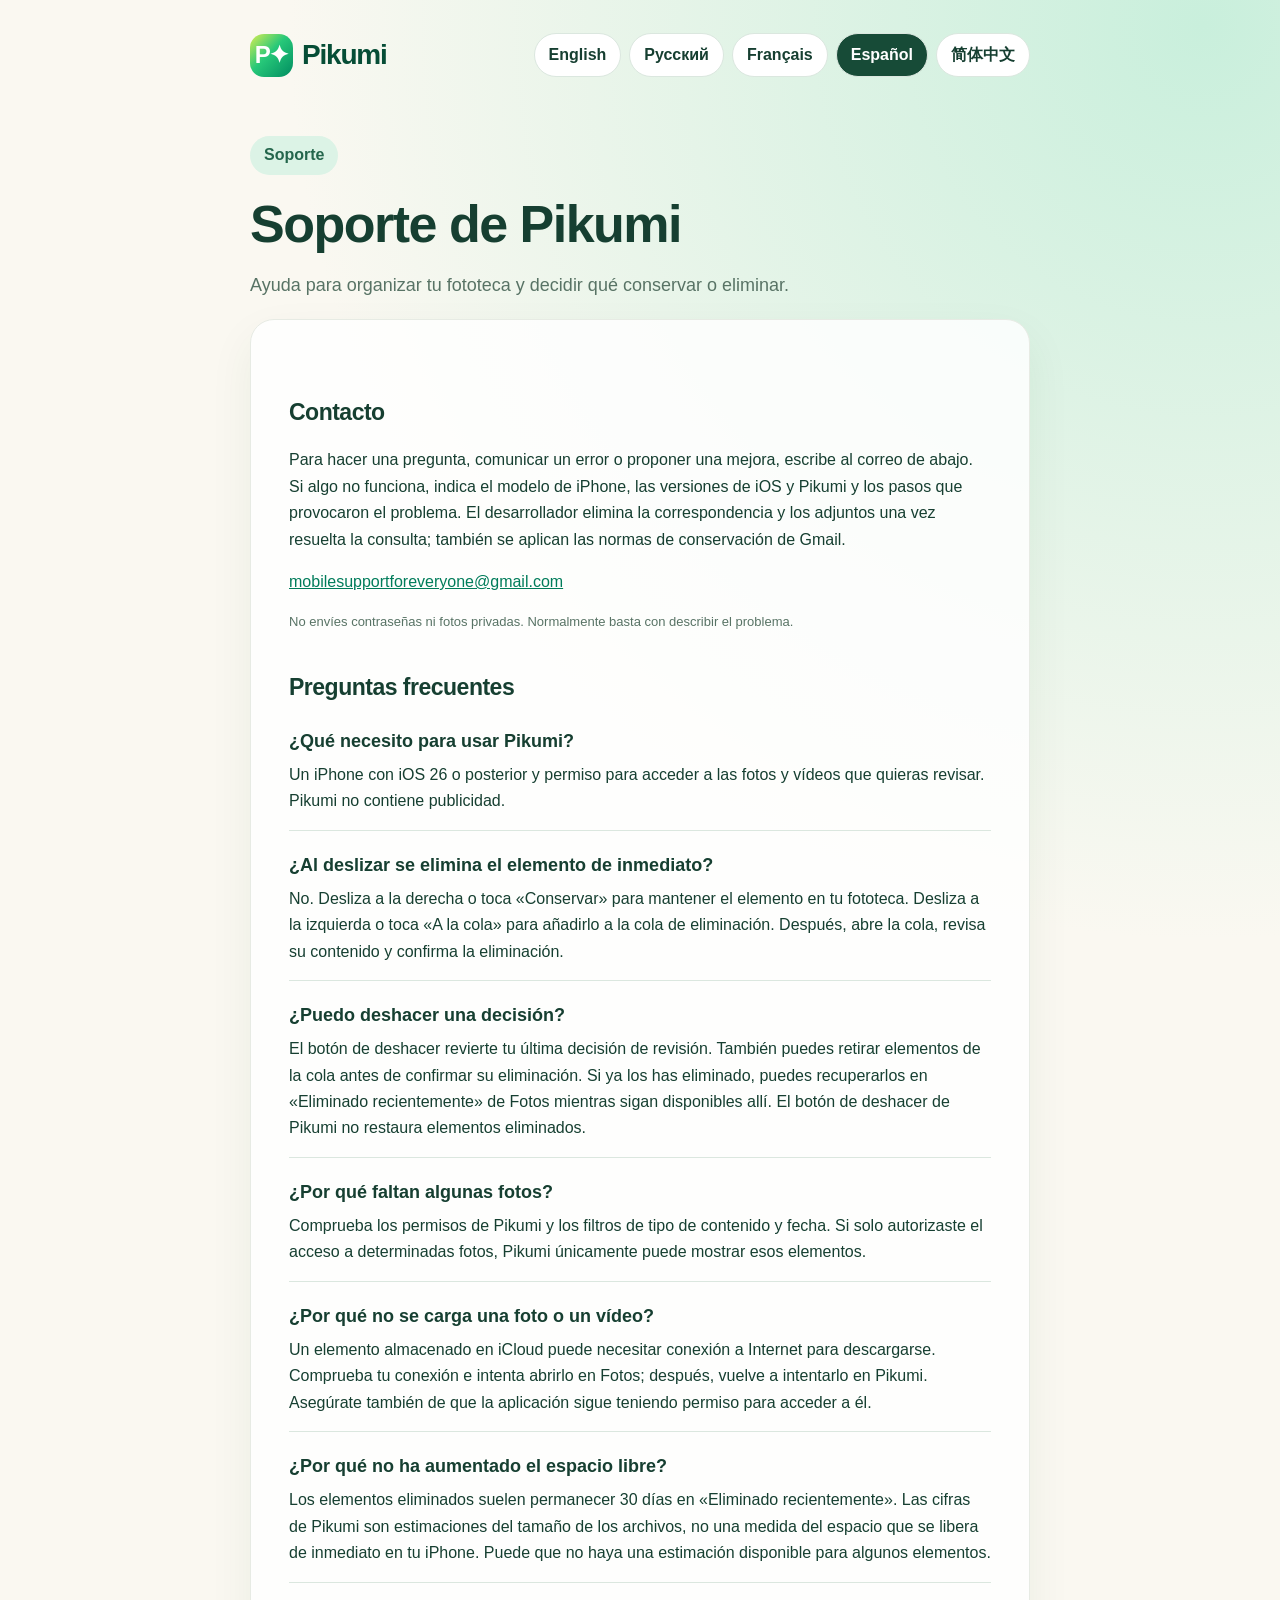
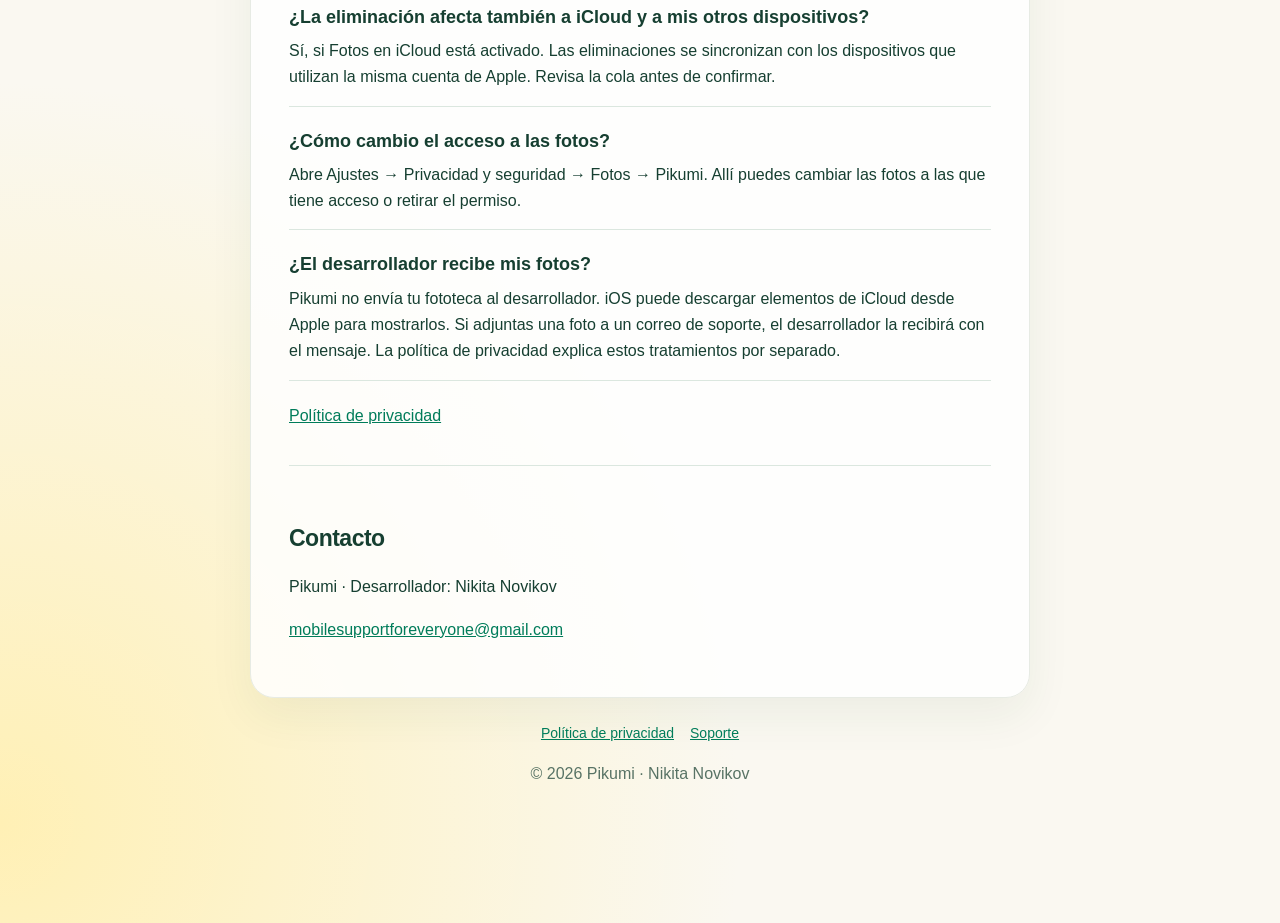
<file: es/support.html>
<!doctype html>
<html lang="es">
<head>
<meta charset="utf-8">
<meta name="viewport" content="width=device-width, initial-scale=1">
<meta name="description" content="Ayuda para organizar tu fototeca y decidir qué conservar o eliminar.">
<title>Soporte | Pikumi</title>
<link rel="stylesheet" href="../styles.css">
<link rel="alternate" hreflang="en" href="../support.html">
<link rel="alternate" hreflang="ru" href="../ru/support.html">
<link rel="alternate" hreflang="fr" href="../fr/support.html">
<link rel="alternate" hreflang="es" href="support.html">
<link rel="alternate" hreflang="zh-Hans" href="../zh-Hans/support.html">
<link rel="alternate" hreflang="x-default" href="../support.html">
</head>
<body>
<a class="skip" href="#content">Ir al contenido</a>
<main>
<header>
<a class="brand" href="index.html"><span class="logo" aria-hidden="true">P✦</span>Pikumi</a>
<nav class="lang" aria-label="Idioma"><a href="../support.html" lang="en" hreflang="en">English</a><a href="../ru/support.html" lang="ru" hreflang="ru">Русский</a><a href="../fr/support.html" lang="fr" hreflang="fr">Français</a><a href="support.html" lang="es" hreflang="es" aria-current="page">Español</a><a href="../zh-Hans/support.html" lang="zh-Hans" hreflang="zh-Hans">简体中文</a></nav>
</header>
<article id="content">
<span class="pill">Soporte</span>
<h1>Soporte de Pikumi</h1>
<p class="sub">Ayuda para organizar tu fototeca y decidir qué conservar o eliminar.</p>

<div class="card"><h2>Contacto</h2><p>Para hacer una pregunta, comunicar un error o proponer una mejora, escribe al correo de abajo. Si algo no funciona, indica el modelo de iPhone, las versiones de iOS y Pikumi y los pasos que provocaron el problema. El desarrollador elimina la correspondencia y los adjuntos una vez resuelta la consulta; también se aplican las normas de conservación de Gmail.</p><p><a href="mailto:mobilesupportforeveryone@gmail.com?subject=Pikumi%20Support">mobilesupportforeveryone@gmail.com</a></p><p class="small">No envíes contraseñas ni fotos privadas. Normalmente basta con describir el problema.</p><h2>Preguntas frecuentes</h2><section class="faq"><h3>¿Qué necesito para usar Pikumi?</h3><p>Un iPhone con iOS 26 o posterior y permiso para acceder a las fotos y vídeos que quieras revisar. Pikumi no contiene publicidad.</p></section><section class="faq"><h3>¿Al deslizar se elimina el elemento de inmediato?</h3><p>No. Desliza a la derecha o toca «Conservar» para mantener el elemento en tu fototeca. Desliza a la izquierda o toca «A la cola» para añadirlo a la cola de eliminación. Después, abre la cola, revisa su contenido y confirma la eliminación.</p></section><section class="faq"><h3>¿Puedo deshacer una decisión?</h3><p>El botón de deshacer revierte tu última decisión de revisión. También puedes retirar elementos de la cola antes de confirmar su eliminación. Si ya los has eliminado, puedes recuperarlos en «Eliminado recientemente» de Fotos mientras sigan disponibles allí. El botón de deshacer de Pikumi no restaura elementos eliminados.</p></section><section class="faq"><h3>¿Por qué faltan algunas fotos?</h3><p>Comprueba los permisos de Pikumi y los filtros de tipo de contenido y fecha. Si solo autorizaste el acceso a determinadas fotos, Pikumi únicamente puede mostrar esos elementos.</p></section><section class="faq"><h3>¿Por qué no se carga una foto o un vídeo?</h3><p>Un elemento almacenado en iCloud puede necesitar conexión a Internet para descargarse. Comprueba tu conexión e intenta abrirlo en Fotos; después, vuelve a intentarlo en Pikumi. Asegúrate también de que la aplicación sigue teniendo permiso para acceder a él.</p></section><section class="faq"><h3>¿Por qué no ha aumentado el espacio libre?</h3><p>Los elementos eliminados suelen permanecer 30 días en «Eliminado recientemente». Las cifras de Pikumi son estimaciones del tamaño de los archivos, no una medida del espacio que se libera de inmediato en tu iPhone. Puede que no haya una estimación disponible para algunos elementos.</p></section><section class="faq"><h3>¿La eliminación afecta también a iCloud y a mis otros dispositivos?</h3><p>Sí, si Fotos en iCloud está activado. Las eliminaciones se sincronizan con los dispositivos que utilizan la misma cuenta de Apple. Revisa la cola antes de confirmar.</p></section><section class="faq"><h3>¿Cómo cambio el acceso a las fotos?</h3><p>Abre Ajustes → Privacidad y seguridad → Fotos → Pikumi. Allí puedes cambiar las fotos a las que tiene acceso o retirar el permiso.</p></section><section class="faq"><h3>¿El desarrollador recibe mis fotos?</h3><p>Pikumi no envía tu fototeca al desarrollador. iOS puede descargar elementos de iCloud desde Apple para mostrarlos. Si adjuntas una foto a un correo de soporte, el desarrollador la recibirá con el mensaje. La política de privacidad explica estos tratamientos por separado.</p></section><p><a href="privacy.html">Política de privacidad</a></p><section class="contact" id="contact"><h2>Contacto</h2><p>Pikumi · Desarrollador: Nikita Novikov</p><p><a href="mailto:mobilesupportforeveryone@gmail.com">mobilesupportforeveryone@gmail.com</a></p></section></div>
</article>
<footer><nav class="links" aria-label="Pikumi"><a href="privacy.html">Política de privacidad</a><a href="support.html">Soporte</a></nav><p>© 2026 Pikumi · Nikita Novikov</p></footer>
</main>
</body>
</html>
</file>
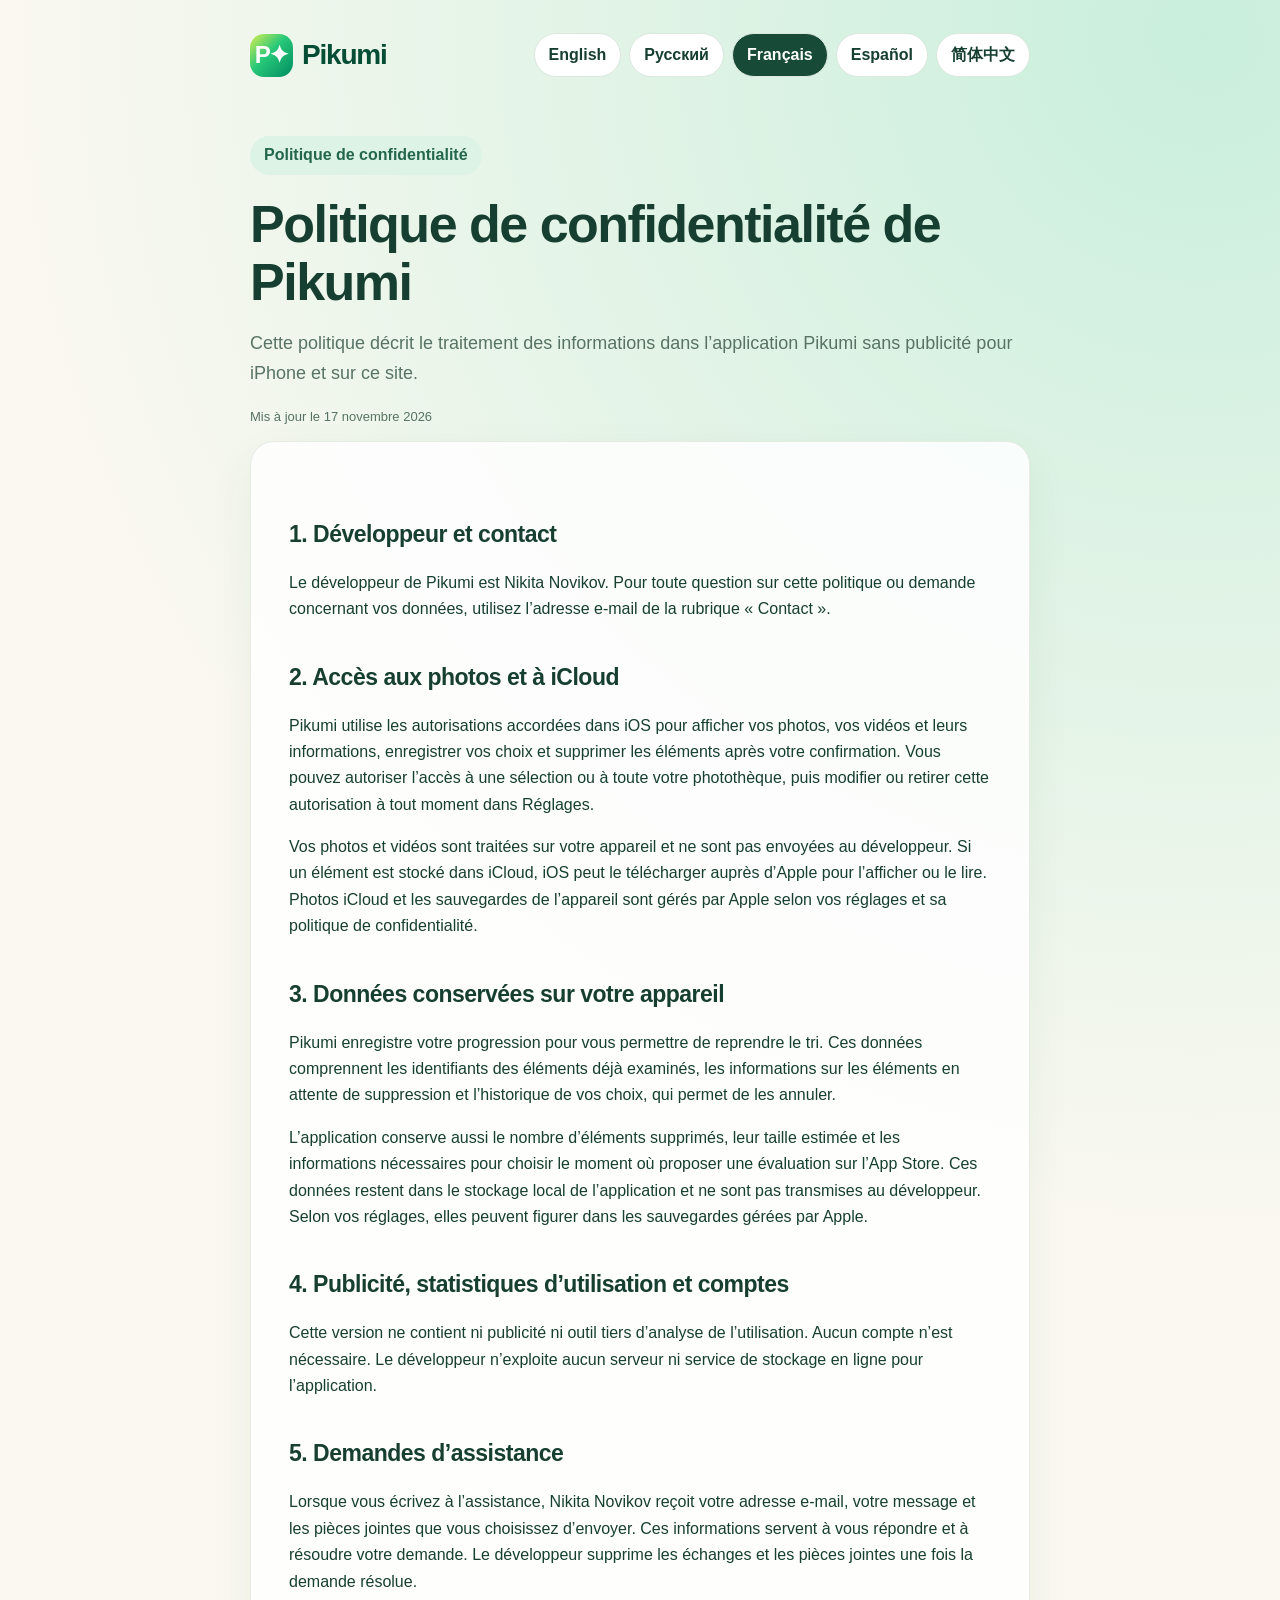
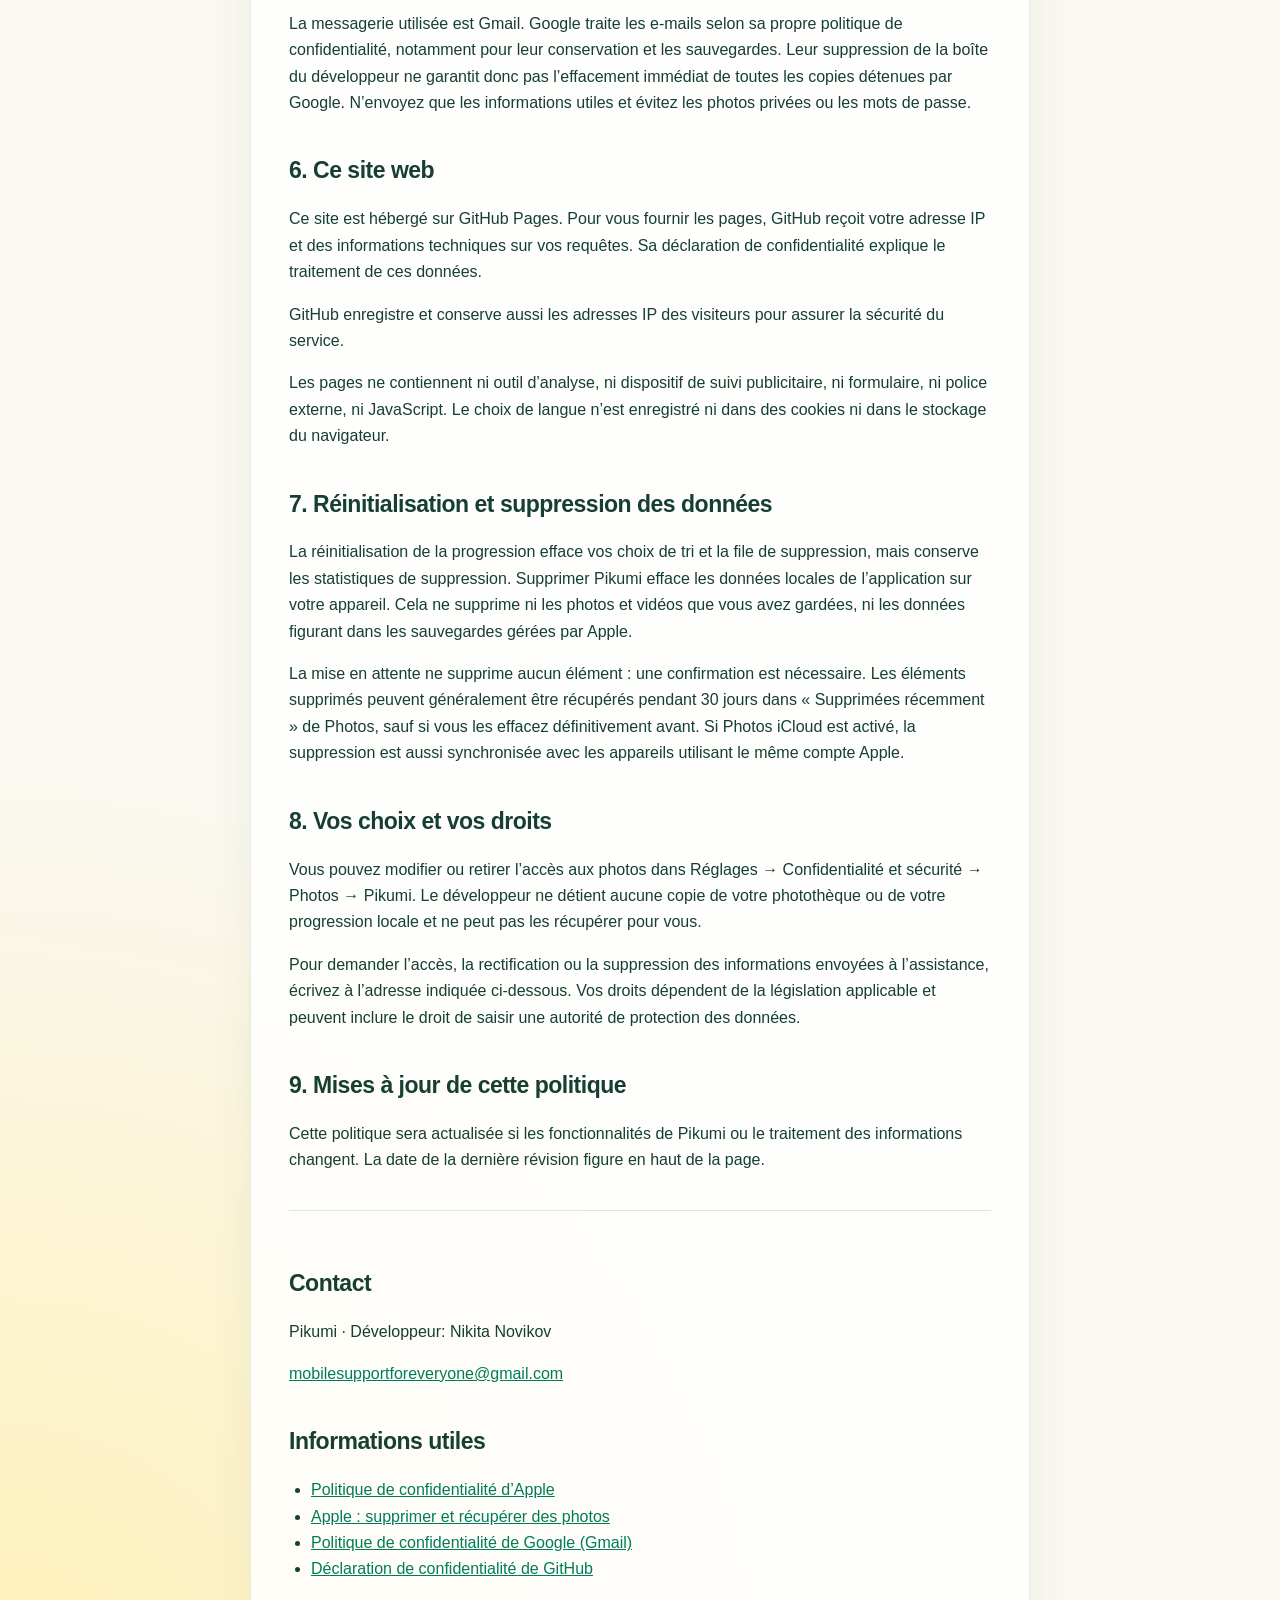
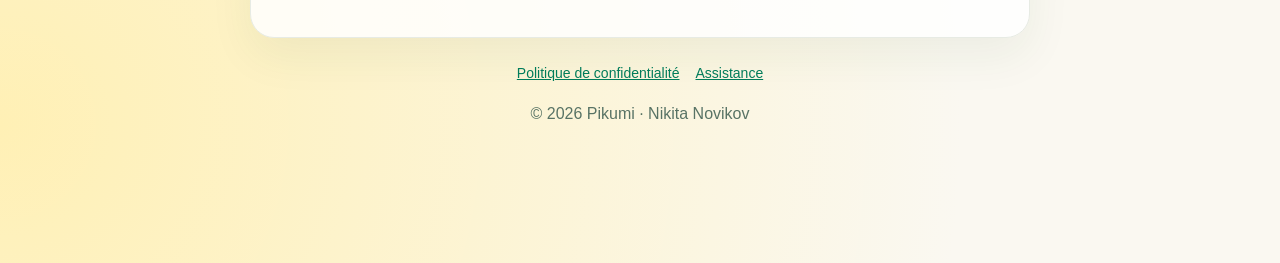
<file: fr/privacy.html>
<!doctype html>
<html lang="fr">
<head>
<meta charset="utf-8">
<meta name="viewport" content="width=device-width, initial-scale=1">
<meta name="description" content="Cette politique décrit le traitement des informations dans l’application Pikumi sans publicité pour iPhone et sur ce site.">
<title>Politique de confidentialité | Pikumi</title>
<link rel="stylesheet" href="../styles.css">
<link rel="alternate" hreflang="en" href="../privacy.html">
<link rel="alternate" hreflang="ru" href="../ru/privacy.html">
<link rel="alternate" hreflang="fr" href="privacy.html">
<link rel="alternate" hreflang="es" href="../es/privacy.html">
<link rel="alternate" hreflang="zh-Hans" href="../zh-Hans/privacy.html">
<link rel="alternate" hreflang="x-default" href="../privacy.html">
</head>
<body>
<a class="skip" href="#content">Aller au contenu</a>
<main>
<header>
<a class="brand" href="index.html"><span class="logo" aria-hidden="true">P✦</span>Pikumi</a>
<nav class="lang" aria-label="Langue"><a href="../privacy.html" lang="en" hreflang="en">English</a><a href="../ru/privacy.html" lang="ru" hreflang="ru">Русский</a><a href="privacy.html" lang="fr" hreflang="fr" aria-current="page">Français</a><a href="../es/privacy.html" lang="es" hreflang="es">Español</a><a href="../zh-Hans/privacy.html" lang="zh-Hans" hreflang="zh-Hans">简体中文</a></nav>
</header>
<article id="content">
<span class="pill">Politique de confidentialité</span>
<h1>Politique de confidentialité de Pikumi</h1>
<p class="sub">Cette politique décrit le traitement des informations dans l’application Pikumi sans publicité pour iPhone et sur ce site.</p>
<p class="small"><time datetime="2026-11-17">Mis à jour le 17 novembre 2026</time></p>
<div class="card"><section><h2>1. Développeur et contact</h2><p>Le développeur de Pikumi est Nikita Novikov. Pour toute question sur cette politique ou demande concernant vos données, utilisez l’adresse e-mail de la rubrique « Contact ».</p></section><section><h2>2. Accès aux photos et à iCloud</h2><p>Pikumi utilise les autorisations accordées dans iOS pour afficher vos photos, vos vidéos et leurs informations, enregistrer vos choix et supprimer les éléments après votre confirmation. Vous pouvez autoriser l’accès à une sélection ou à toute votre photothèque, puis modifier ou retirer cette autorisation à tout moment dans Réglages.</p><p>Vos photos et vidéos sont traitées sur votre appareil et ne sont pas envoyées au développeur. Si un élément est stocké dans iCloud, iOS peut le télécharger auprès d’Apple pour l’afficher ou le lire. Photos iCloud et les sauvegardes de l’appareil sont gérés par Apple selon vos réglages et sa politique de confidentialité.</p></section><section><h2>3. Données conservées sur votre appareil</h2><p>Pikumi enregistre votre progression pour vous permettre de reprendre le tri. Ces données comprennent les identifiants des éléments déjà examinés, les informations sur les éléments en attente de suppression et l’historique de vos choix, qui permet de les annuler.</p><p>L’application conserve aussi le nombre d’éléments supprimés, leur taille estimée et les informations nécessaires pour choisir le moment où proposer une évaluation sur l’App Store. Ces données restent dans le stockage local de l’application et ne sont pas transmises au développeur. Selon vos réglages, elles peuvent figurer dans les sauvegardes gérées par Apple.</p></section><section><h2>4. Publicité, statistiques d’utilisation et comptes</h2><p>Cette version ne contient ni publicité ni outil tiers d’analyse de l’utilisation. Aucun compte n’est nécessaire. Le développeur n’exploite aucun serveur ni service de stockage en ligne pour l’application.</p></section><section><h2>5. Demandes d’assistance</h2><p>Lorsque vous écrivez à l’assistance, Nikita Novikov reçoit votre adresse e-mail, votre message et les pièces jointes que vous choisissez d’envoyer. Ces informations servent à vous répondre et à résoudre votre demande. Le développeur supprime les échanges et les pièces jointes une fois la demande résolue.</p><p>La messagerie utilisée est Gmail. Google traite les e-mails selon sa propre politique de confidentialité, notamment pour leur conservation et les sauvegardes. Leur suppression de la boîte du développeur ne garantit donc pas l’effacement immédiat de toutes les copies détenues par Google. N’envoyez que les informations utiles et évitez les photos privées ou les mots de passe.</p></section><section><h2>6. Ce site web</h2><p>Ce site est hébergé sur GitHub Pages. Pour vous fournir les pages, GitHub reçoit votre adresse IP et des informations techniques sur vos requêtes. Sa déclaration de confidentialité explique le traitement de ces données.</p><p>GitHub enregistre et conserve aussi les adresses IP des visiteurs pour assurer la sécurité du service.</p><p>Les pages ne contiennent ni outil d’analyse, ni dispositif de suivi publicitaire, ni formulaire, ni police externe, ni JavaScript. Le choix de langue n’est enregistré ni dans des cookies ni dans le stockage du navigateur.</p></section><section><h2>7. Réinitialisation et suppression des données</h2><p>La réinitialisation de la progression efface vos choix de tri et la file de suppression, mais conserve les statistiques de suppression. Supprimer Pikumi efface les données locales de l’application sur votre appareil. Cela ne supprime ni les photos et vidéos que vous avez gardées, ni les données figurant dans les sauvegardes gérées par Apple.</p><p>La mise en attente ne supprime aucun élément : une confirmation est nécessaire. Les éléments supprimés peuvent généralement être récupérés pendant 30 jours dans « Supprimées récemment » de Photos, sauf si vous les effacez définitivement avant. Si Photos iCloud est activé, la suppression est aussi synchronisée avec les appareils utilisant le même compte Apple.</p></section><section><h2>8. Vos choix et vos droits</h2><p>Vous pouvez modifier ou retirer l’accès aux photos dans Réglages → Confidentialité et sécurité → Photos → Pikumi. Le développeur ne détient aucune copie de votre photothèque ou de votre progression locale et ne peut pas les récupérer pour vous.</p><p>Pour demander l’accès, la rectification ou la suppression des informations envoyées à l’assistance, écrivez à l’adresse indiquée ci-dessous. Vos droits dépendent de la législation applicable et peuvent inclure le droit de saisir une autorité de protection des données.</p></section><section><h2>9. Mises à jour de cette politique</h2><p>Cette politique sera actualisée si les fonctionnalités de Pikumi ou le traitement des informations changent. La date de la dernière révision figure en haut de la page.</p></section><section class="contact" id="contact"><h2>Contact</h2><p>Pikumi · Développeur: Nikita Novikov</p><p><a href="mailto:mobilesupportforeveryone@gmail.com">mobilesupportforeveryone@gmail.com</a></p></section><aside><h2>Informations utiles</h2><ul class="resources"><li><a href="https://www.apple.com/legal/privacy/">Politique de confidentialité d’Apple</a></li><li><a href="https://support.apple.com/104967">Apple : supprimer et récupérer des photos</a></li><li><a href="https://policies.google.com/privacy">Politique de confidentialité de Google (Gmail)</a></li><li><a href="https://docs.github.com/en/site-policy/privacy-policies/github-general-privacy-statement">Déclaration de confidentialité de GitHub</a></li></ul></aside></div>
</article>
<footer><nav class="links" aria-label="Pikumi"><a href="privacy.html">Politique de confidentialité</a><a href="support.html">Assistance</a></nav><p>© 2026 Pikumi · Nikita Novikov</p></footer>
</main>
</body>
</html>
</file>
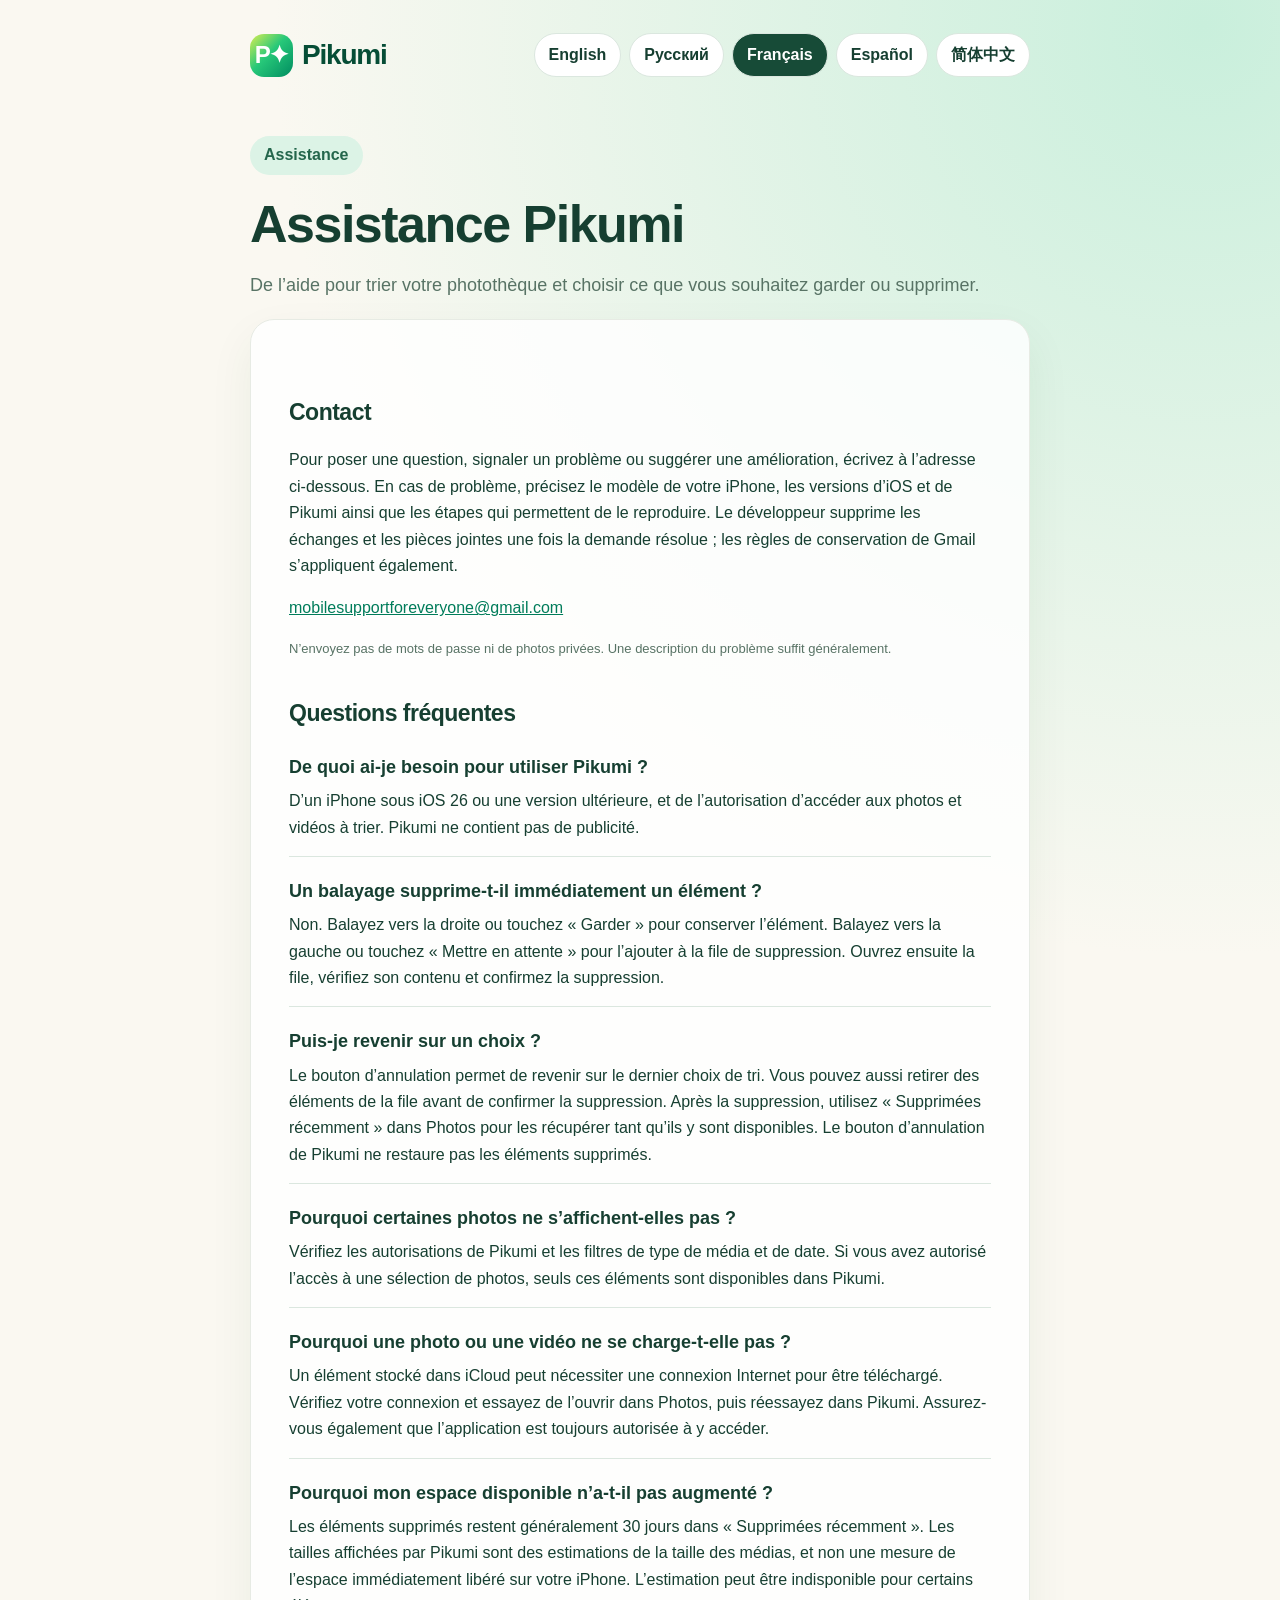
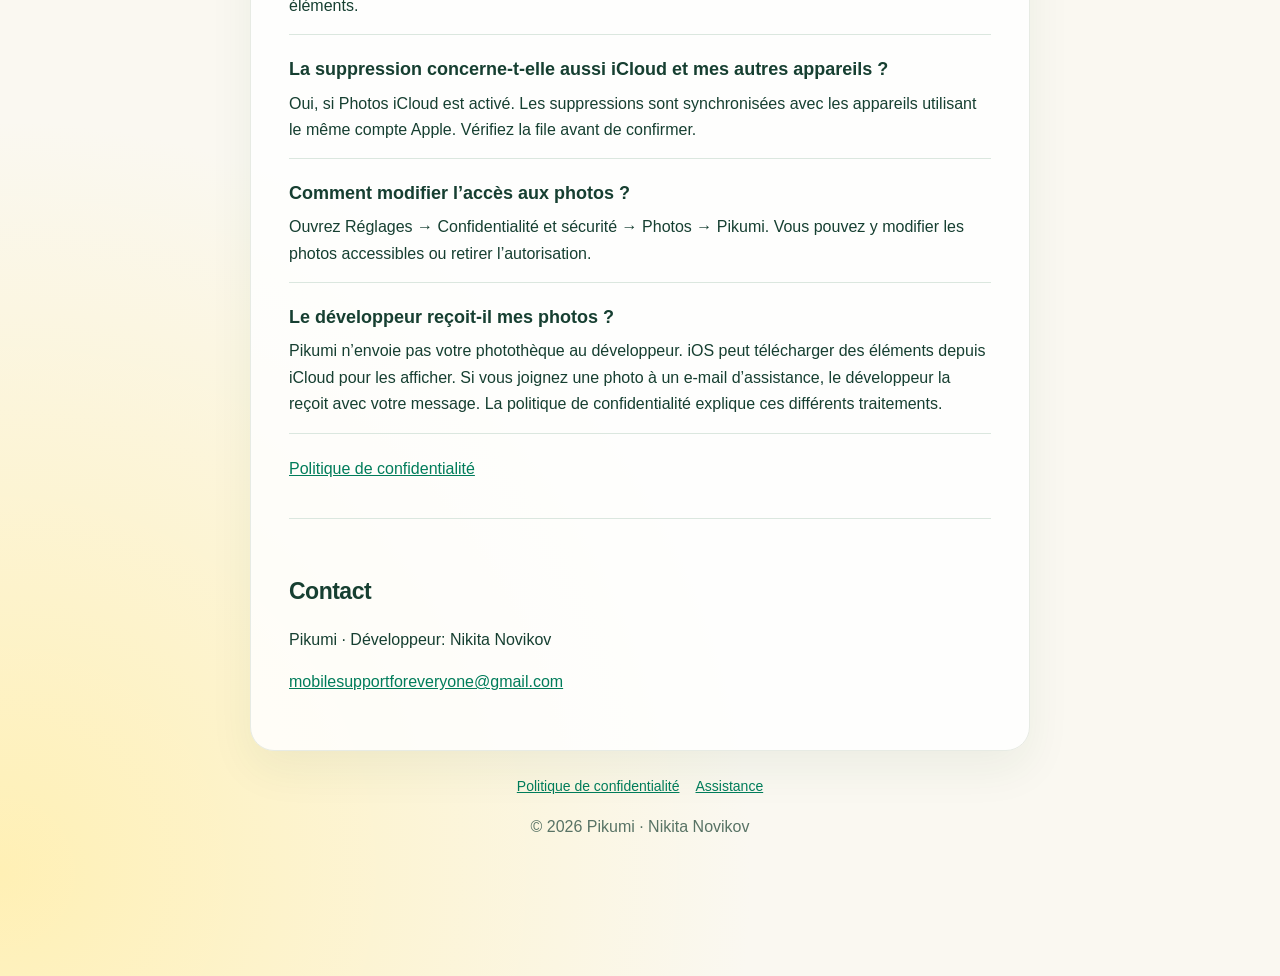
<file: fr/support.html>
<!doctype html>
<html lang="fr">
<head>
<meta charset="utf-8">
<meta name="viewport" content="width=device-width, initial-scale=1">
<meta name="description" content="De l’aide pour trier votre photothèque et choisir ce que vous souhaitez garder ou supprimer.">
<title>Assistance | Pikumi</title>
<link rel="stylesheet" href="../styles.css">
<link rel="alternate" hreflang="en" href="../support.html">
<link rel="alternate" hreflang="ru" href="../ru/support.html">
<link rel="alternate" hreflang="fr" href="support.html">
<link rel="alternate" hreflang="es" href="../es/support.html">
<link rel="alternate" hreflang="zh-Hans" href="../zh-Hans/support.html">
<link rel="alternate" hreflang="x-default" href="../support.html">
</head>
<body>
<a class="skip" href="#content">Aller au contenu</a>
<main>
<header>
<a class="brand" href="index.html"><span class="logo" aria-hidden="true">P✦</span>Pikumi</a>
<nav class="lang" aria-label="Langue"><a href="../support.html" lang="en" hreflang="en">English</a><a href="../ru/support.html" lang="ru" hreflang="ru">Русский</a><a href="support.html" lang="fr" hreflang="fr" aria-current="page">Français</a><a href="../es/support.html" lang="es" hreflang="es">Español</a><a href="../zh-Hans/support.html" lang="zh-Hans" hreflang="zh-Hans">简体中文</a></nav>
</header>
<article id="content">
<span class="pill">Assistance</span>
<h1>Assistance Pikumi</h1>
<p class="sub">De l’aide pour trier votre photothèque et choisir ce que vous souhaitez garder ou supprimer.</p>

<div class="card"><h2>Contact</h2><p>Pour poser une question, signaler un problème ou suggérer une amélioration, écrivez à l’adresse ci-dessous. En cas de problème, précisez le modèle de votre iPhone, les versions d’iOS et de Pikumi ainsi que les étapes qui permettent de le reproduire. Le développeur supprime les échanges et les pièces jointes une fois la demande résolue ; les règles de conservation de Gmail s’appliquent également.</p><p><a href="mailto:mobilesupportforeveryone@gmail.com?subject=Pikumi%20Support">mobilesupportforeveryone@gmail.com</a></p><p class="small">N’envoyez pas de mots de passe ni de photos privées. Une description du problème suffit généralement.</p><h2>Questions fréquentes</h2><section class="faq"><h3>De quoi ai-je besoin pour utiliser Pikumi ?</h3><p>D’un iPhone sous iOS 26 ou une version ultérieure, et de l’autorisation d’accéder aux photos et vidéos à trier. Pikumi ne contient pas de publicité.</p></section><section class="faq"><h3>Un balayage supprime-t-il immédiatement un élément ?</h3><p>Non. Balayez vers la droite ou touchez « Garder » pour conserver l’élément. Balayez vers la gauche ou touchez « Mettre en attente » pour l’ajouter à la file de suppression. Ouvrez ensuite la file, vérifiez son contenu et confirmez la suppression.</p></section><section class="faq"><h3>Puis-je revenir sur un choix ?</h3><p>Le bouton d’annulation permet de revenir sur le dernier choix de tri. Vous pouvez aussi retirer des éléments de la file avant de confirmer la suppression. Après la suppression, utilisez « Supprimées récemment » dans Photos pour les récupérer tant qu’ils y sont disponibles. Le bouton d’annulation de Pikumi ne restaure pas les éléments supprimés.</p></section><section class="faq"><h3>Pourquoi certaines photos ne s’affichent-elles pas ?</h3><p>Vérifiez les autorisations de Pikumi et les filtres de type de média et de date. Si vous avez autorisé l’accès à une sélection de photos, seuls ces éléments sont disponibles dans Pikumi.</p></section><section class="faq"><h3>Pourquoi une photo ou une vidéo ne se charge-t-elle pas ?</h3><p>Un élément stocké dans iCloud peut nécessiter une connexion Internet pour être téléchargé. Vérifiez votre connexion et essayez de l’ouvrir dans Photos, puis réessayez dans Pikumi. Assurez-vous également que l’application est toujours autorisée à y accéder.</p></section><section class="faq"><h3>Pourquoi mon espace disponible n’a-t-il pas augmenté ?</h3><p>Les éléments supprimés restent généralement 30 jours dans « Supprimées récemment ». Les tailles affichées par Pikumi sont des estimations de la taille des médias, et non une mesure de l’espace immédiatement libéré sur votre iPhone. L’estimation peut être indisponible pour certains éléments.</p></section><section class="faq"><h3>La suppression concerne-t-elle aussi iCloud et mes autres appareils ?</h3><p>Oui, si Photos iCloud est activé. Les suppressions sont synchronisées avec les appareils utilisant le même compte Apple. Vérifiez la file avant de confirmer.</p></section><section class="faq"><h3>Comment modifier l’accès aux photos ?</h3><p>Ouvrez Réglages → Confidentialité et sécurité → Photos → Pikumi. Vous pouvez y modifier les photos accessibles ou retirer l’autorisation.</p></section><section class="faq"><h3>Le développeur reçoit-il mes photos ?</h3><p>Pikumi n’envoie pas votre photothèque au développeur. iOS peut télécharger des éléments depuis iCloud pour les afficher. Si vous joignez une photo à un e-mail d’assistance, le développeur la reçoit avec votre message. La politique de confidentialité explique ces différents traitements.</p></section><p><a href="privacy.html">Politique de confidentialité</a></p><section class="contact" id="contact"><h2>Contact</h2><p>Pikumi · Développeur: Nikita Novikov</p><p><a href="mailto:mobilesupportforeveryone@gmail.com">mobilesupportforeveryone@gmail.com</a></p></section></div>
</article>
<footer><nav class="links" aria-label="Pikumi"><a href="privacy.html">Politique de confidentialité</a><a href="support.html">Assistance</a></nav><p>© 2026 Pikumi · Nikita Novikov</p></footer>
</main>
</body>
</html>
</file>
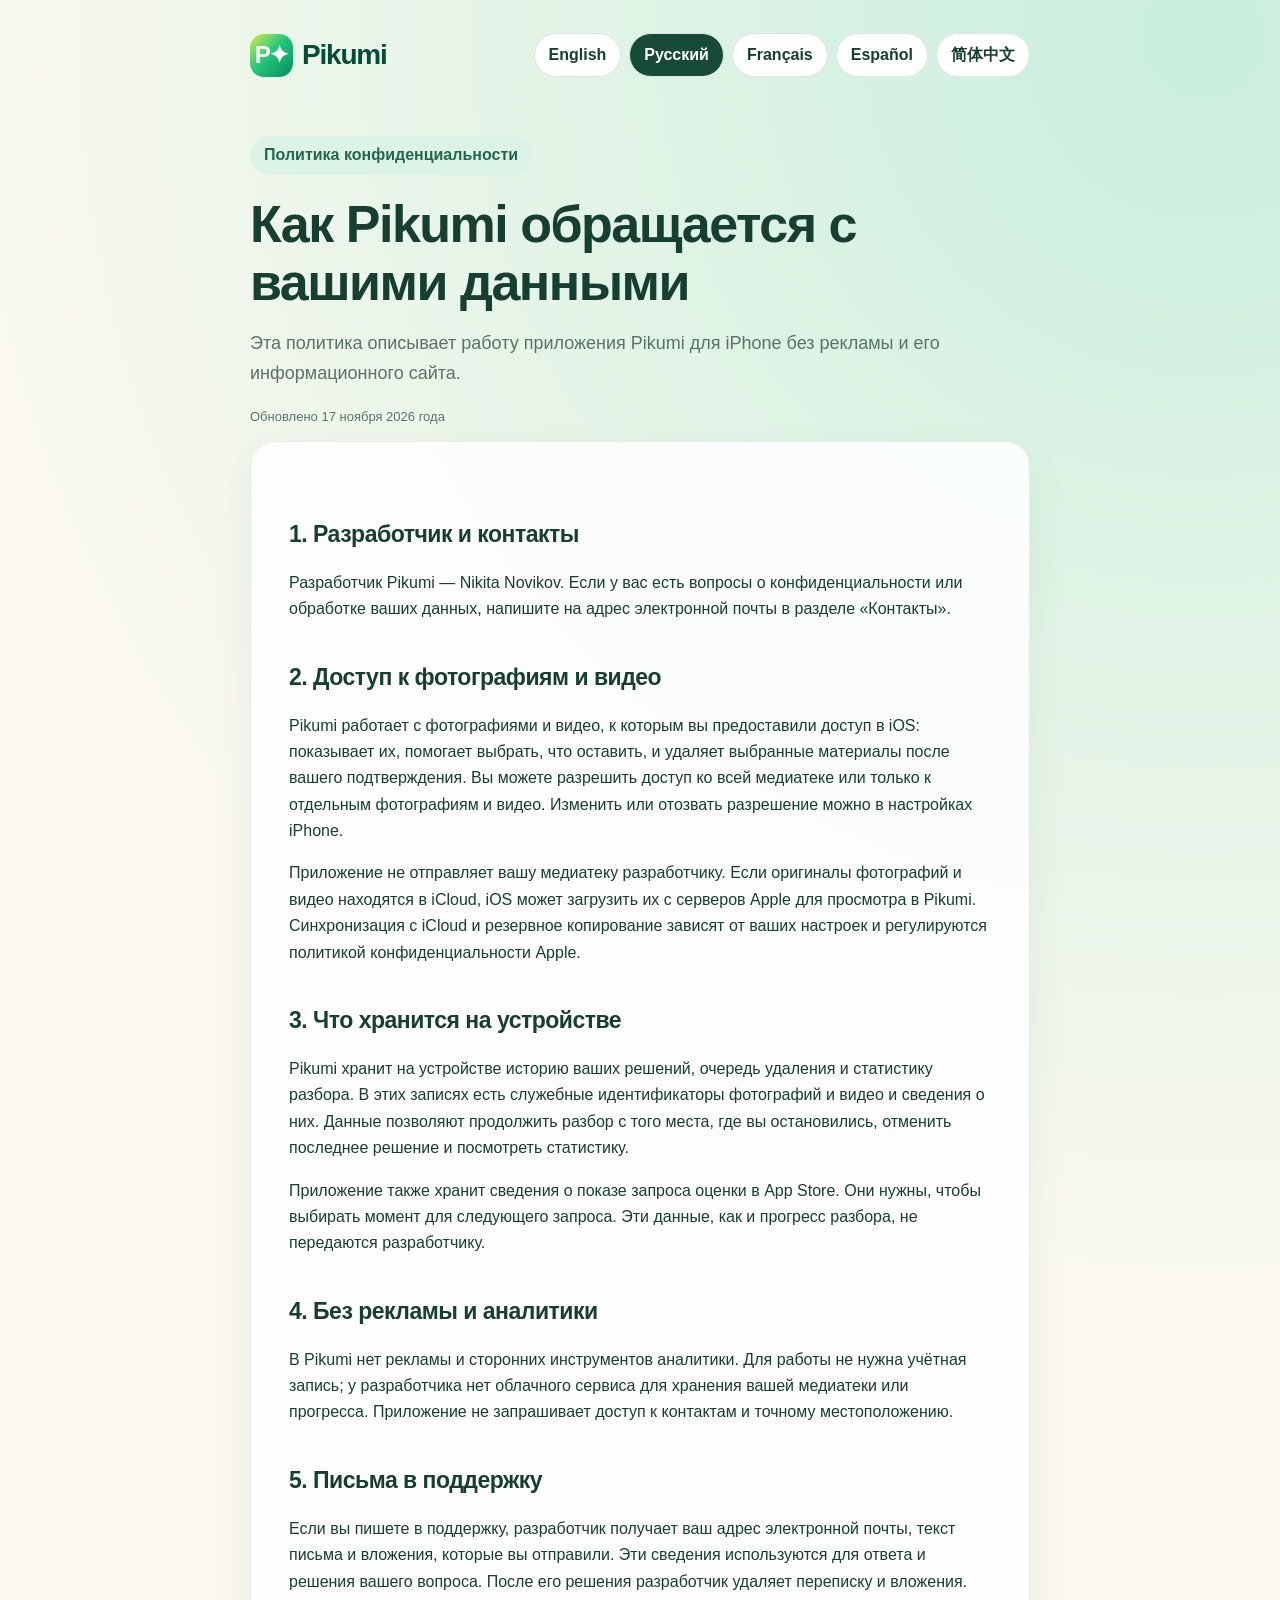
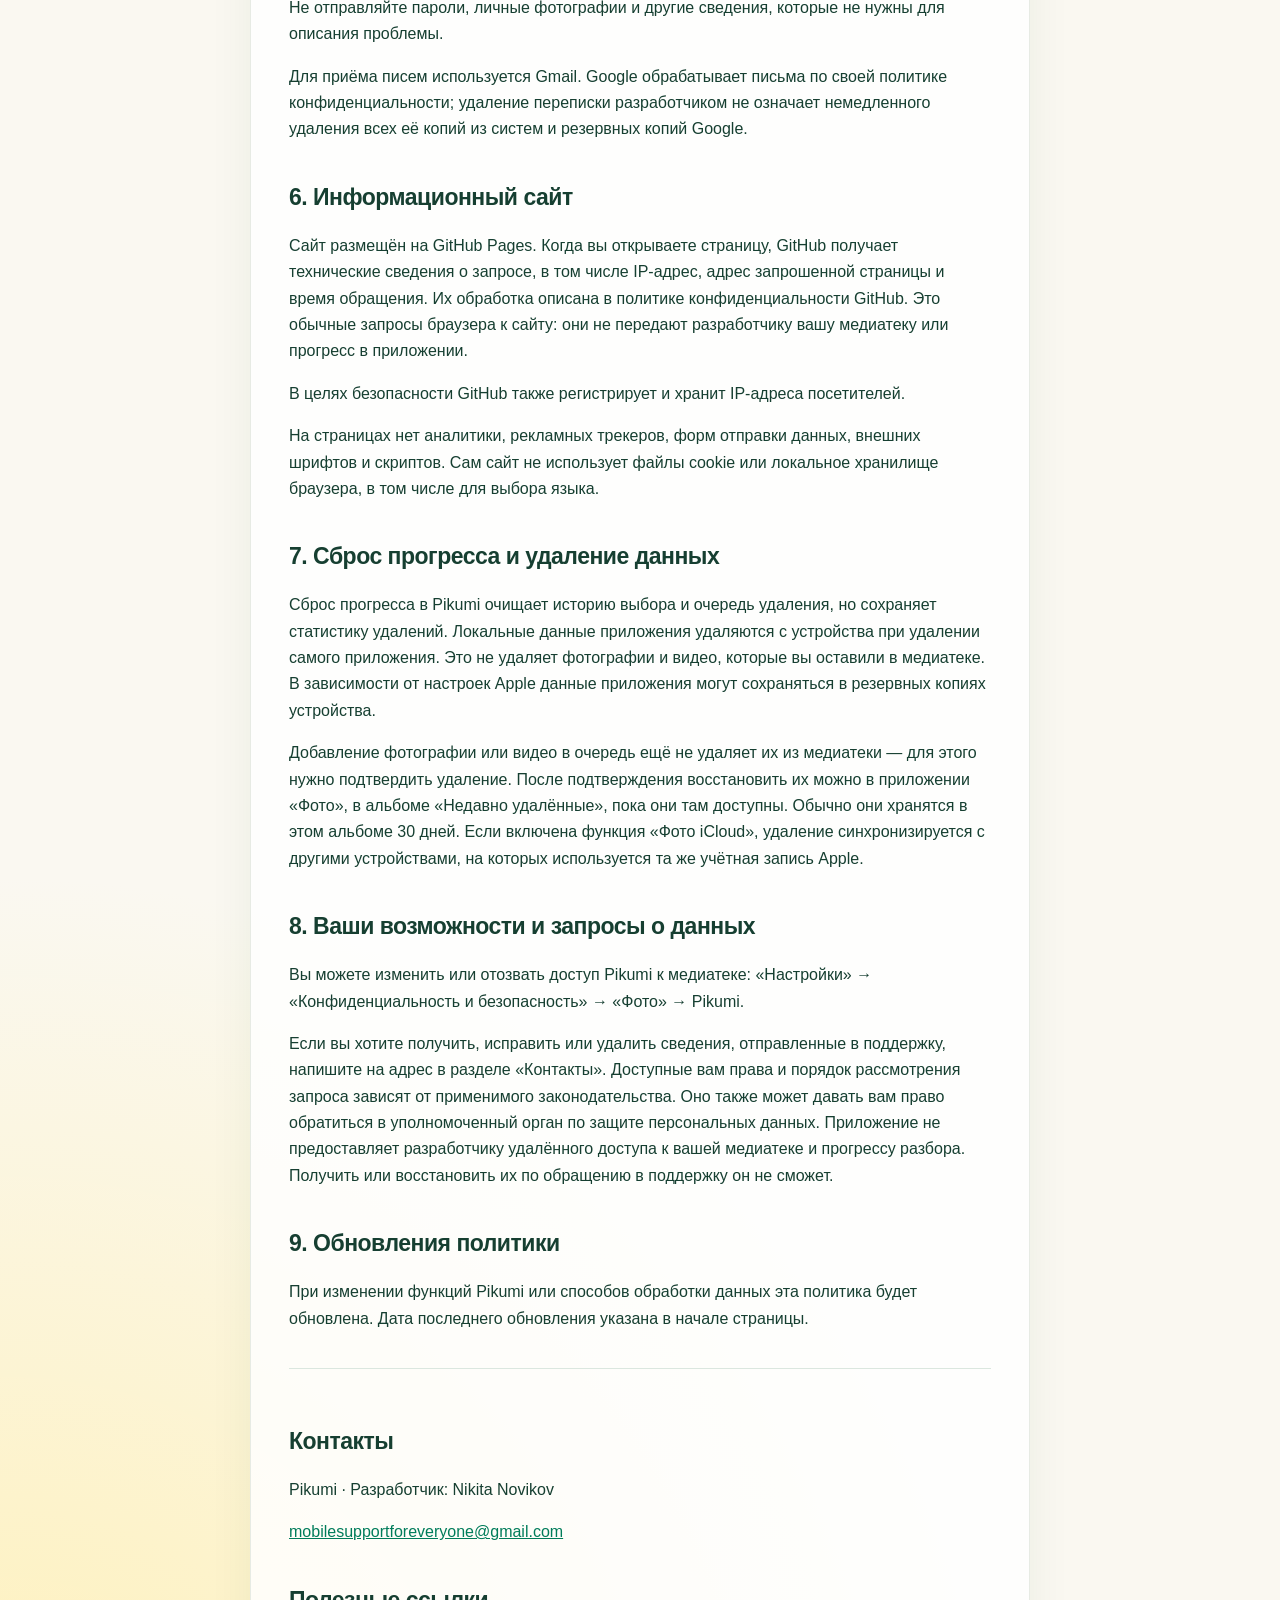
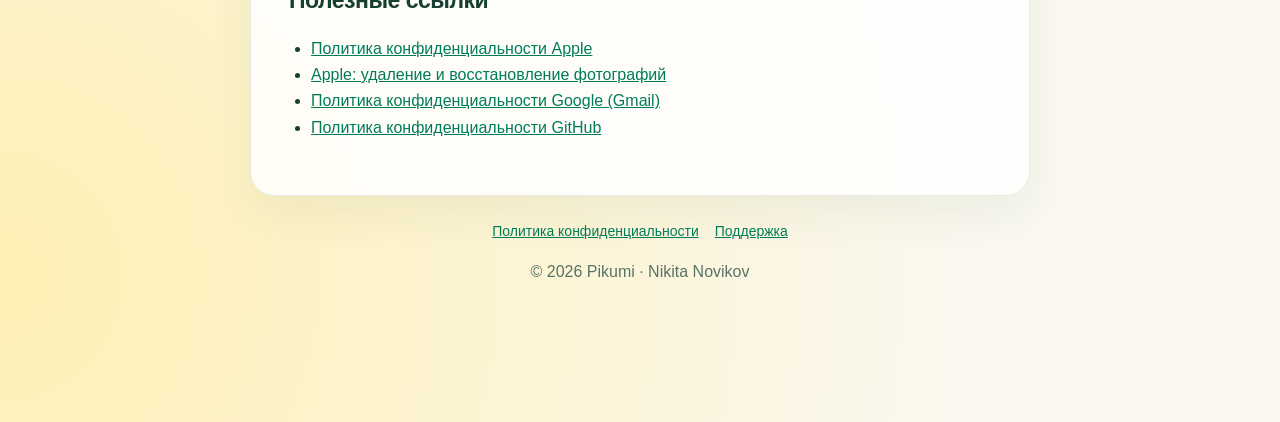
<file: ru/privacy.html>
<!doctype html>
<html lang="ru">
<head>
<meta charset="utf-8">
<meta name="viewport" content="width=device-width, initial-scale=1">
<meta name="description" content="Эта политика описывает работу приложения Pikumi для iPhone без рекламы и его информационного сайта.">
<title>Политика конфиденциальности | Pikumi</title>
<link rel="stylesheet" href="../styles.css">
<link rel="alternate" hreflang="en" href="../privacy.html">
<link rel="alternate" hreflang="ru" href="privacy.html">
<link rel="alternate" hreflang="fr" href="../fr/privacy.html">
<link rel="alternate" hreflang="es" href="../es/privacy.html">
<link rel="alternate" hreflang="zh-Hans" href="../zh-Hans/privacy.html">
<link rel="alternate" hreflang="x-default" href="../privacy.html">
</head>
<body>
<a class="skip" href="#content">Перейти к содержимому</a>
<main>
<header>
<a class="brand" href="index.html"><span class="logo" aria-hidden="true">P✦</span>Pikumi</a>
<nav class="lang" aria-label="Язык"><a href="../privacy.html" lang="en" hreflang="en">English</a><a href="privacy.html" lang="ru" hreflang="ru" aria-current="page">Русский</a><a href="../fr/privacy.html" lang="fr" hreflang="fr">Français</a><a href="../es/privacy.html" lang="es" hreflang="es">Español</a><a href="../zh-Hans/privacy.html" lang="zh-Hans" hreflang="zh-Hans">简体中文</a></nav>
</header>
<article id="content">
<span class="pill">Политика конфиденциальности</span>
<h1>Как Pikumi обращается с вашими данными</h1>
<p class="sub">Эта политика описывает работу приложения Pikumi для iPhone без рекламы и его информационного сайта.</p>
<p class="small"><time datetime="2026-11-17">Обновлено 17 ноября 2026 года</time></p>
<div class="card"><section><h2>1. Разработчик и контакты</h2><p>Разработчик Pikumi — Nikita Novikov. Если у вас есть вопросы о конфиденциальности или обработке ваших данных, напишите на адрес электронной почты в разделе «Контакты».</p></section><section><h2>2. Доступ к фотографиям и видео</h2><p>Pikumi работает с фотографиями и видео, к которым вы предоставили доступ в iOS: показывает их, помогает выбрать, что оставить, и удаляет выбранные материалы после вашего подтверждения. Вы можете разрешить доступ ко всей медиатеке или только к отдельным фотографиям и видео. Изменить или отозвать разрешение можно в настройках iPhone.</p><p>Приложение не отправляет вашу медиатеку разработчику. Если оригиналы фотографий и видео находятся в iCloud, iOS может загрузить их с серверов Apple для просмотра в Pikumi. Синхронизация с iCloud и резервное копирование зависят от ваших настроек и регулируются политикой конфиденциальности Apple.</p></section><section><h2>3. Что хранится на устройстве</h2><p>Pikumi хранит на устройстве историю ваших решений, очередь удаления и статистику разбора. В этих записях есть служебные идентификаторы фотографий и видео и сведения о них. Данные позволяют продолжить разбор с того места, где вы остановились, отменить последнее решение и посмотреть статистику.</p><p>Приложение также хранит сведения о показе запроса оценки в App Store. Они нужны, чтобы выбирать момент для следующего запроса. Эти данные, как и прогресс разбора, не передаются разработчику.</p></section><section><h2>4. Без рекламы и аналитики</h2><p>В Pikumi нет рекламы и сторонних инструментов аналитики. Для работы не нужна учётная запись; у разработчика нет облачного сервиса для хранения вашей медиатеки или прогресса. Приложение не запрашивает доступ к контактам и точному местоположению.</p></section><section><h2>5. Письма в поддержку</h2><p>Если вы пишете в поддержку, разработчик получает ваш адрес электронной почты, текст письма и вложения, которые вы отправили. Эти сведения используются для ответа и решения вашего вопроса. После его решения разработчик удаляет переписку и вложения. Не отправляйте пароли, личные фотографии и другие сведения, которые не нужны для описания проблемы.</p><p>Для приёма писем используется Gmail. Google обрабатывает письма по своей политике конфиденциальности; удаление переписки разработчиком не означает немедленного удаления всех её копий из систем и резервных копий Google.</p></section><section><h2>6. Информационный сайт</h2><p>Сайт размещён на GitHub Pages. Когда вы открываете страницу, GitHub получает технические сведения о запросе, в том числе IP-адрес, адрес запрошенной страницы и время обращения. Их обработка описана в политике конфиденциальности GitHub. Это обычные запросы браузера к сайту: они не передают разработчику вашу медиатеку или прогресс в приложении.</p><p>В целях безопасности GitHub также регистрирует и хранит IP-адреса посетителей.</p><p>На страницах нет аналитики, рекламных трекеров, форм отправки данных, внешних шрифтов и скриптов. Сам сайт не использует файлы cookie или локальное хранилище браузера, в том числе для выбора языка.</p></section><section><h2>7. Сброс прогресса и удаление данных</h2><p>Сброс прогресса в Pikumi очищает историю выбора и очередь удаления, но сохраняет статистику удалений. Локальные данные приложения удаляются с устройства при удалении самого приложения. Это не удаляет фотографии и видео, которые вы оставили в медиатеке. В зависимости от настроек Apple данные приложения могут сохраняться в резервных копиях устройства.</p><p>Добавление фотографии или видео в очередь ещё не удаляет их из медиатеки — для этого нужно подтвердить удаление. После подтверждения восстановить их можно в приложении «Фото», в альбоме «Недавно удалённые», пока они там доступны. Обычно они хранятся в этом альбоме 30 дней. Если включена функция «Фото iCloud», удаление синхронизируется с другими устройствами, на которых используется та же учётная запись Apple.</p></section><section><h2>8. Ваши возможности и запросы о данных</h2><p>Вы можете изменить или отозвать доступ Pikumi к медиатеке: «Настройки» → «Конфиденциальность и безопасность» → «Фото» → Pikumi.</p><p>Если вы хотите получить, исправить или удалить сведения, отправленные в поддержку, напишите на адрес в разделе «Контакты». Доступные вам права и порядок рассмотрения запроса зависят от применимого законодательства. Оно также может давать вам право обратиться в уполномоченный орган по защите персональных данных. Приложение не предоставляет разработчику удалённого доступа к вашей медиатеке и прогрессу разбора. Получить или восстановить их по обращению в поддержку он не сможет.</p></section><section><h2>9. Обновления политики</h2><p>При изменении функций Pikumi или способов обработки данных эта политика будет обновлена. Дата последнего обновления указана в начале страницы.</p></section><section class="contact" id="contact"><h2>Контакты</h2><p>Pikumi · Разработчик: Nikita Novikov</p><p><a href="mailto:mobilesupportforeveryone@gmail.com">mobilesupportforeveryone@gmail.com</a></p></section><aside><h2>Полезные ссылки</h2><ul class="resources"><li><a href="https://www.apple.com/legal/privacy/">Политика конфиденциальности Apple</a></li><li><a href="https://support.apple.com/104967">Apple: удаление и восстановление фотографий</a></li><li><a href="https://policies.google.com/privacy">Политика конфиденциальности Google (Gmail)</a></li><li><a href="https://docs.github.com/en/site-policy/privacy-policies/github-general-privacy-statement">Политика конфиденциальности GitHub</a></li></ul></aside></div>
</article>
<footer><nav class="links" aria-label="Pikumi"><a href="privacy.html">Политика конфиденциальности</a><a href="support.html">Поддержка</a></nav><p>© 2026 Pikumi · Nikita Novikov</p></footer>
</main>
</body>
</html>
</file>
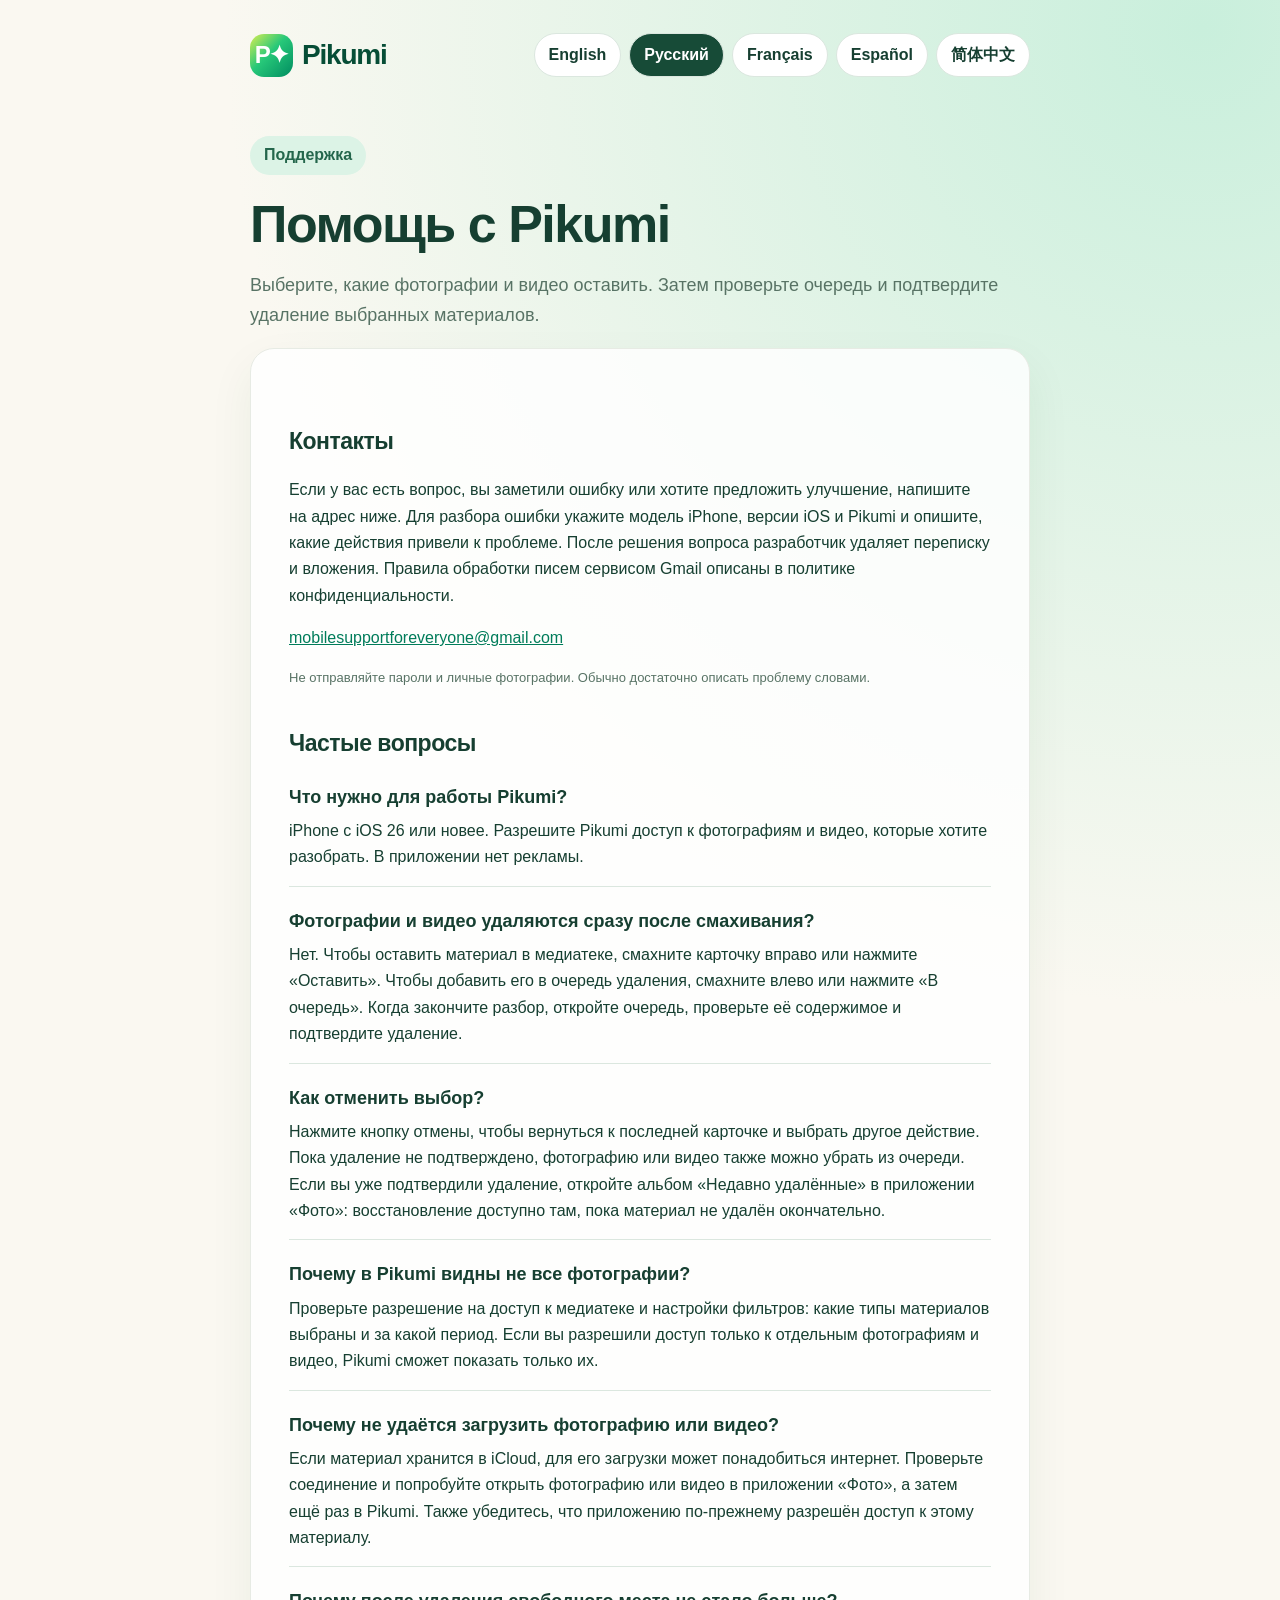
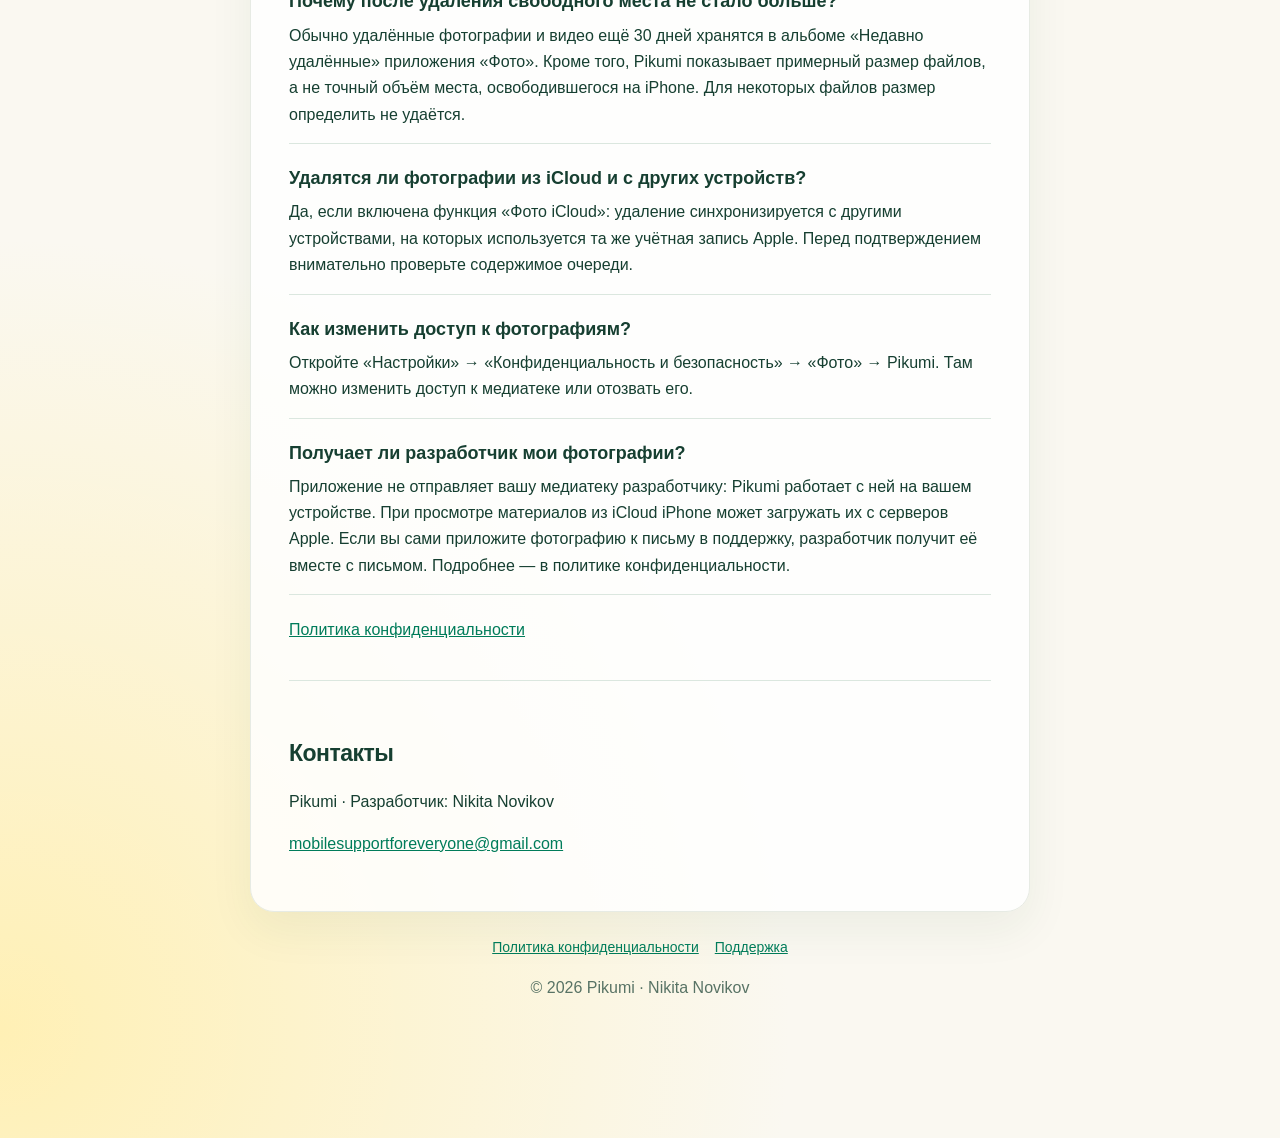
<file: ru/support.html>
<!doctype html>
<html lang="ru">
<head>
<meta charset="utf-8">
<meta name="viewport" content="width=device-width, initial-scale=1">
<meta name="description" content="Выберите, какие фотографии и видео оставить. Затем проверьте очередь и подтвердите удаление выбранных материалов.">
<title>Поддержка | Pikumi</title>
<link rel="stylesheet" href="../styles.css">
<link rel="alternate" hreflang="en" href="../support.html">
<link rel="alternate" hreflang="ru" href="support.html">
<link rel="alternate" hreflang="fr" href="../fr/support.html">
<link rel="alternate" hreflang="es" href="../es/support.html">
<link rel="alternate" hreflang="zh-Hans" href="../zh-Hans/support.html">
<link rel="alternate" hreflang="x-default" href="../support.html">
</head>
<body>
<a class="skip" href="#content">Перейти к содержимому</a>
<main>
<header>
<a class="brand" href="index.html"><span class="logo" aria-hidden="true">P✦</span>Pikumi</a>
<nav class="lang" aria-label="Язык"><a href="../support.html" lang="en" hreflang="en">English</a><a href="support.html" lang="ru" hreflang="ru" aria-current="page">Русский</a><a href="../fr/support.html" lang="fr" hreflang="fr">Français</a><a href="../es/support.html" lang="es" hreflang="es">Español</a><a href="../zh-Hans/support.html" lang="zh-Hans" hreflang="zh-Hans">简体中文</a></nav>
</header>
<article id="content">
<span class="pill">Поддержка</span>
<h1>Помощь с Pikumi</h1>
<p class="sub">Выберите, какие фотографии и видео оставить. Затем проверьте очередь и подтвердите удаление выбранных материалов.</p>

<div class="card"><h2>Контакты</h2><p>Если у вас есть вопрос, вы заметили ошибку или хотите предложить улучшение, напишите на адрес ниже. Для разбора ошибки укажите модель iPhone, версии iOS и Pikumi и опишите, какие действия привели к проблеме. После решения вопроса разработчик удаляет переписку и вложения. Правила обработки писем сервисом Gmail описаны в политике конфиденциальности.</p><p><a href="mailto:mobilesupportforeveryone@gmail.com?subject=Pikumi%20Support">mobilesupportforeveryone@gmail.com</a></p><p class="small">Не отправляйте пароли и личные фотографии. Обычно достаточно описать проблему словами.</p><h2>Частые вопросы</h2><section class="faq"><h3>Что нужно для работы Pikumi?</h3><p>iPhone с iOS 26 или новее. Разрешите Pikumi доступ к фотографиям и видео, которые хотите разобрать. В приложении нет рекламы.</p></section><section class="faq"><h3>Фотографии и видео удаляются сразу после смахивания?</h3><p>Нет. Чтобы оставить материал в медиатеке, смахните карточку вправо или нажмите «Оставить». Чтобы добавить его в очередь удаления, смахните влево или нажмите «В очередь». Когда закончите разбор, откройте очередь, проверьте её содержимое и подтвердите удаление.</p></section><section class="faq"><h3>Как отменить выбор?</h3><p>Нажмите кнопку отмены, чтобы вернуться к последней карточке и выбрать другое действие. Пока удаление не подтверждено, фотографию или видео также можно убрать из очереди. Если вы уже подтвердили удаление, откройте альбом «Недавно удалённые» в приложении «Фото»: восстановление доступно там, пока материал не удалён окончательно.</p></section><section class="faq"><h3>Почему в Pikumi видны не все фотографии?</h3><p>Проверьте разрешение на доступ к медиатеке и настройки фильтров: какие типы материалов выбраны и за какой период. Если вы разрешили доступ только к отдельным фотографиям и видео, Pikumi сможет показать только их.</p></section><section class="faq"><h3>Почему не удаётся загрузить фотографию или видео?</h3><p>Если материал хранится в iCloud, для его загрузки может понадобиться интернет. Проверьте соединение и попробуйте открыть фотографию или видео в приложении «Фото», а затем ещё раз в Pikumi. Также убедитесь, что приложению по-прежнему разрешён доступ к этому материалу.</p></section><section class="faq"><h3>Почему после удаления свободного места не стало больше?</h3><p>Обычно удалённые фотографии и видео ещё 30 дней хранятся в альбоме «Недавно удалённые» приложения «Фото». Кроме того, Pikumi показывает примерный размер файлов, а не точный объём места, освободившегося на iPhone. Для некоторых файлов размер определить не удаётся.</p></section><section class="faq"><h3>Удалятся ли фотографии из iCloud и с других устройств?</h3><p>Да, если включена функция «Фото iCloud»: удаление синхронизируется с другими устройствами, на которых используется та же учётная запись Apple. Перед подтверждением внимательно проверьте содержимое очереди.</p></section><section class="faq"><h3>Как изменить доступ к фотографиям?</h3><p>Откройте «Настройки» → «Конфиденциальность и безопасность» → «Фото» → Pikumi. Там можно изменить доступ к медиатеке или отозвать его.</p></section><section class="faq"><h3>Получает ли разработчик мои фотографии?</h3><p>Приложение не отправляет вашу медиатеку разработчику: Pikumi работает с ней на вашем устройстве. При просмотре материалов из iCloud iPhone может загружать их с серверов Apple. Если вы сами приложите фотографию к письму в поддержку, разработчик получит её вместе с письмом. Подробнее — в политике конфиденциальности.</p></section><p><a href="privacy.html">Политика конфиденциальности</a></p><section class="contact" id="contact"><h2>Контакты</h2><p>Pikumi · Разработчик: Nikita Novikov</p><p><a href="mailto:mobilesupportforeveryone@gmail.com">mobilesupportforeveryone@gmail.com</a></p></section></div>
</article>
<footer><nav class="links" aria-label="Pikumi"><a href="privacy.html">Политика конфиденциальности</a><a href="support.html">Поддержка</a></nav><p>© 2026 Pikumi · Nikita Novikov</p></footer>
</main>
</body>
</html>
</file>
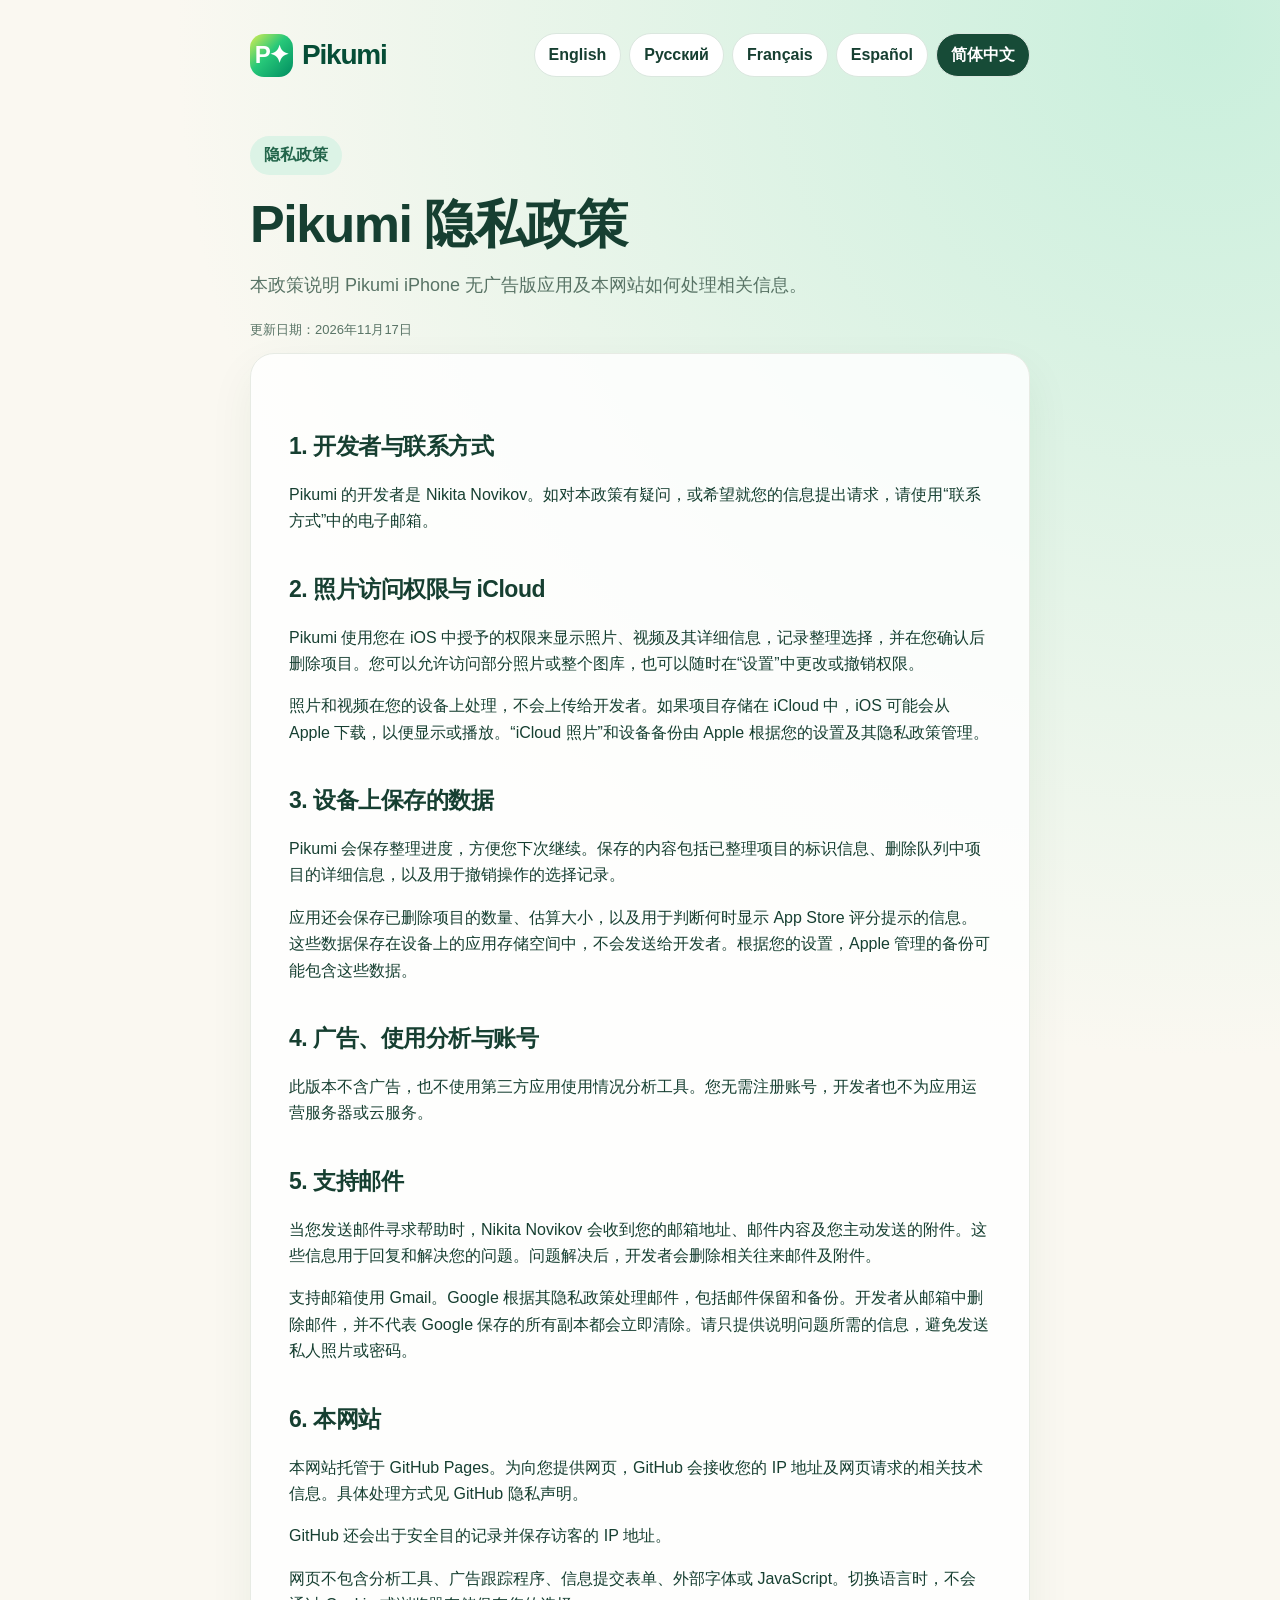
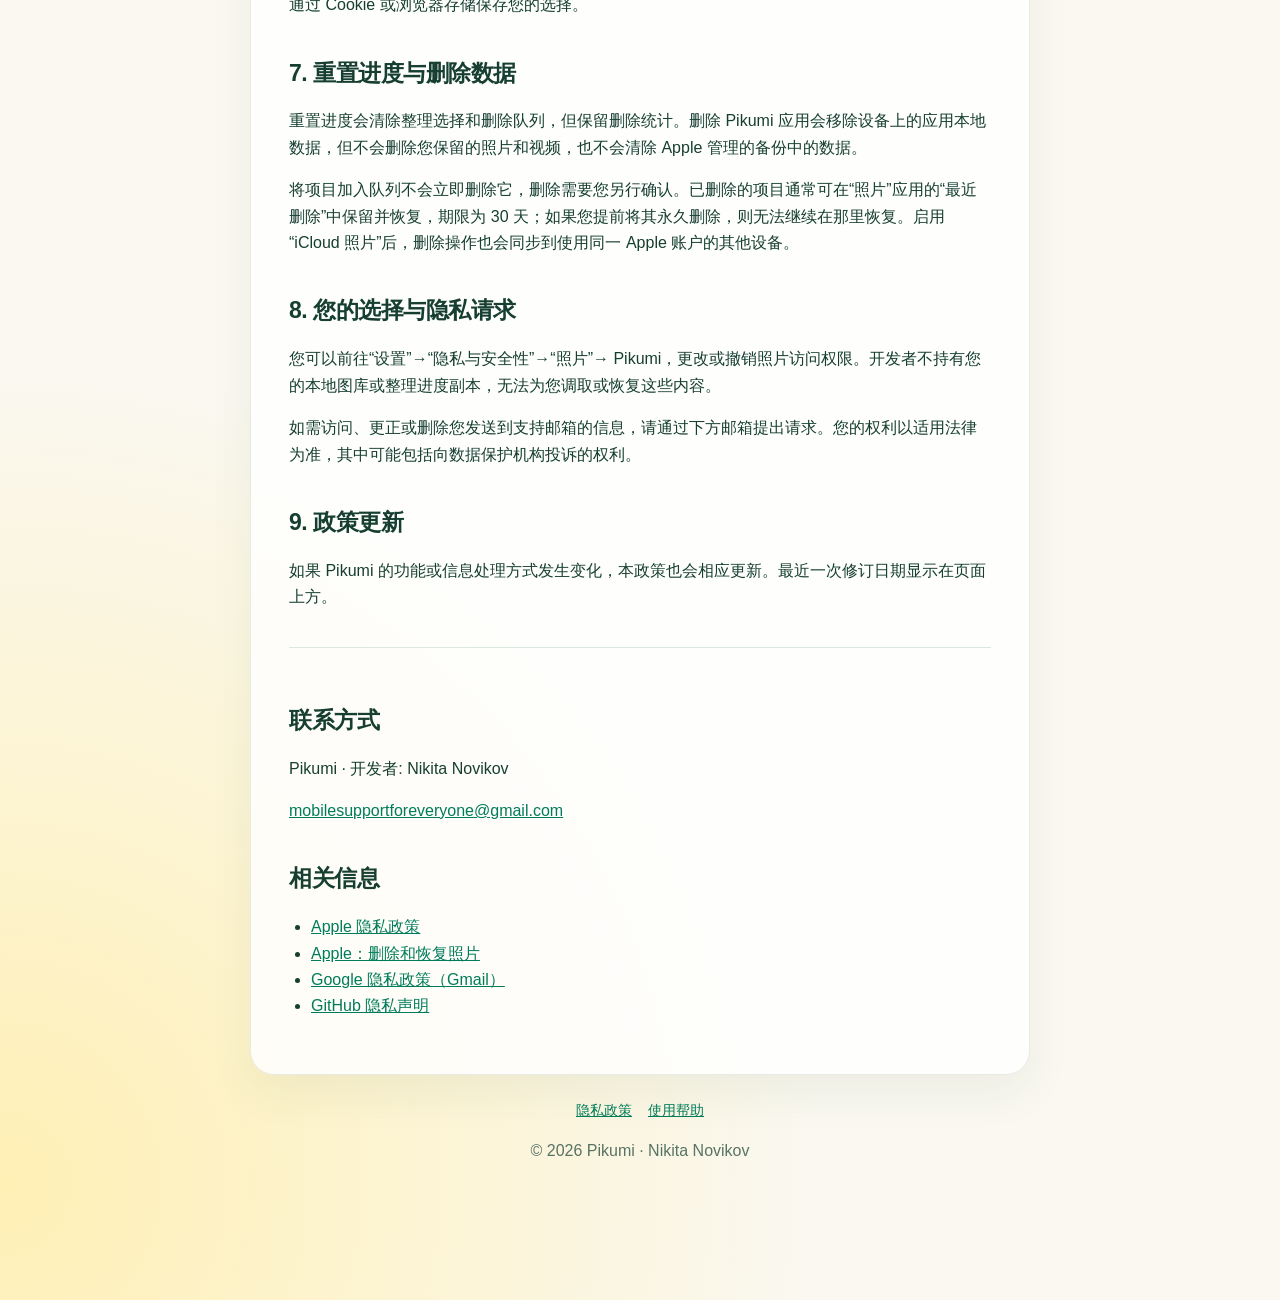
<file: zh-Hans/privacy.html>
<!doctype html>
<html lang="zh-Hans">
<head>
<meta charset="utf-8">
<meta name="viewport" content="width=device-width, initial-scale=1">
<meta name="description" content="本政策说明 Pikumi iPhone 无广告版应用及本网站如何处理相关信息。">
<title>隐私政策 | Pikumi</title>
<link rel="stylesheet" href="../styles.css">
<link rel="alternate" hreflang="en" href="../privacy.html">
<link rel="alternate" hreflang="ru" href="../ru/privacy.html">
<link rel="alternate" hreflang="fr" href="../fr/privacy.html">
<link rel="alternate" hreflang="es" href="../es/privacy.html">
<link rel="alternate" hreflang="zh-Hans" href="privacy.html">
<link rel="alternate" hreflang="x-default" href="../privacy.html">
</head>
<body>
<a class="skip" href="#content">跳转到正文</a>
<main>
<header>
<a class="brand" href="index.html"><span class="logo" aria-hidden="true">P✦</span>Pikumi</a>
<nav class="lang" aria-label="语言"><a href="../privacy.html" lang="en" hreflang="en">English</a><a href="../ru/privacy.html" lang="ru" hreflang="ru">Русский</a><a href="../fr/privacy.html" lang="fr" hreflang="fr">Français</a><a href="../es/privacy.html" lang="es" hreflang="es">Español</a><a href="privacy.html" lang="zh-Hans" hreflang="zh-Hans" aria-current="page">简体中文</a></nav>
</header>
<article id="content">
<span class="pill">隐私政策</span>
<h1>Pikumi 隐私政策</h1>
<p class="sub">本政策说明 Pikumi iPhone 无广告版应用及本网站如何处理相关信息。</p>
<p class="small"><time datetime="2026-11-17">更新日期：2026年11月17日</time></p>
<div class="card"><section><h2>1. 开发者与联系方式</h2><p>Pikumi 的开发者是 Nikita Novikov。如对本政策有疑问，或希望就您的信息提出请求，请使用“联系方式”中的电子邮箱。</p></section><section><h2>2. 照片访问权限与 iCloud</h2><p>Pikumi 使用您在 iOS 中授予的权限来显示照片、视频及其详细信息，记录整理选择，并在您确认后删除项目。您可以允许访问部分照片或整个图库，也可以随时在“设置”中更改或撤销权限。</p><p>照片和视频在您的设备上处理，不会上传给开发者。如果项目存储在 iCloud 中，iOS 可能会从 Apple 下载，以便显示或播放。“iCloud 照片”和设备备份由 Apple 根据您的设置及其隐私政策管理。</p></section><section><h2>3. 设备上保存的数据</h2><p>Pikumi 会保存整理进度，方便您下次继续。保存的内容包括已整理项目的标识信息、删除队列中项目的详细信息，以及用于撤销操作的选择记录。</p><p>应用还会保存已删除项目的数量、估算大小，以及用于判断何时显示 App Store 评分提示的信息。这些数据保存在设备上的应用存储空间中，不会发送给开发者。根据您的设置，Apple 管理的备份可能包含这些数据。</p></section><section><h2>4. 广告、使用分析与账号</h2><p>此版本不含广告，也不使用第三方应用使用情况分析工具。您无需注册账号，开发者也不为应用运营服务器或云服务。</p></section><section><h2>5. 支持邮件</h2><p>当您发送邮件寻求帮助时，Nikita Novikov 会收到您的邮箱地址、邮件内容及您主动发送的附件。这些信息用于回复和解决您的问题。问题解决后，开发者会删除相关往来邮件及附件。</p><p>支持邮箱使用 Gmail。Google 根据其隐私政策处理邮件，包括邮件保留和备份。开发者从邮箱中删除邮件，并不代表 Google 保存的所有副本都会立即清除。请只提供说明问题所需的信息，避免发送私人照片或密码。</p></section><section><h2>6. 本网站</h2><p>本网站托管于 GitHub Pages。为向您提供网页，GitHub 会接收您的 IP 地址及网页请求的相关技术信息。具体处理方式见 GitHub 隐私声明。</p><p>GitHub 还会出于安全目的记录并保存访客的 IP 地址。</p><p>网页不包含分析工具、广告跟踪程序、信息提交表单、外部字体或 JavaScript。切换语言时，不会通过 Cookie 或浏览器存储保存您的选择。</p></section><section><h2>7. 重置进度与删除数据</h2><p>重置进度会清除整理选择和删除队列，但保留删除统计。删除 Pikumi 应用会移除设备上的应用本地数据，但不会删除您保留的照片和视频，也不会清除 Apple 管理的备份中的数据。</p><p>将项目加入队列不会立即删除它，删除需要您另行确认。已删除的项目通常可在“照片”应用的“最近删除”中保留并恢复，期限为 30 天；如果您提前将其永久删除，则无法继续在那里恢复。启用“iCloud 照片”后，删除操作也会同步到使用同一 Apple 账户的其他设备。</p></section><section><h2>8. 您的选择与隐私请求</h2><p>您可以前往“设置”→“隐私与安全性”→“照片”→ Pikumi，更改或撤销照片访问权限。开发者不持有您的本地图库或整理进度副本，无法为您调取或恢复这些内容。</p><p>如需访问、更正或删除您发送到支持邮箱的信息，请通过下方邮箱提出请求。您的权利以适用法律为准，其中可能包括向数据保护机构投诉的权利。</p></section><section><h2>9. 政策更新</h2><p>如果 Pikumi 的功能或信息处理方式发生变化，本政策也会相应更新。最近一次修订日期显示在页面上方。</p></section><section class="contact" id="contact"><h2>联系方式</h2><p>Pikumi · 开发者: Nikita Novikov</p><p><a href="mailto:mobilesupportforeveryone@gmail.com">mobilesupportforeveryone@gmail.com</a></p></section><aside><h2>相关信息</h2><ul class="resources"><li><a href="https://www.apple.com/legal/privacy/">Apple 隐私政策</a></li><li><a href="https://support.apple.com/104967">Apple：删除和恢复照片</a></li><li><a href="https://policies.google.com/privacy">Google 隐私政策（Gmail）</a></li><li><a href="https://docs.github.com/en/site-policy/privacy-policies/github-general-privacy-statement">GitHub 隐私声明</a></li></ul></aside></div>
</article>
<footer><nav class="links" aria-label="Pikumi"><a href="privacy.html">隐私政策</a><a href="support.html">使用帮助</a></nav><p>© 2026 Pikumi · Nikita Novikov</p></footer>
</main>
</body>
</html>
</file>
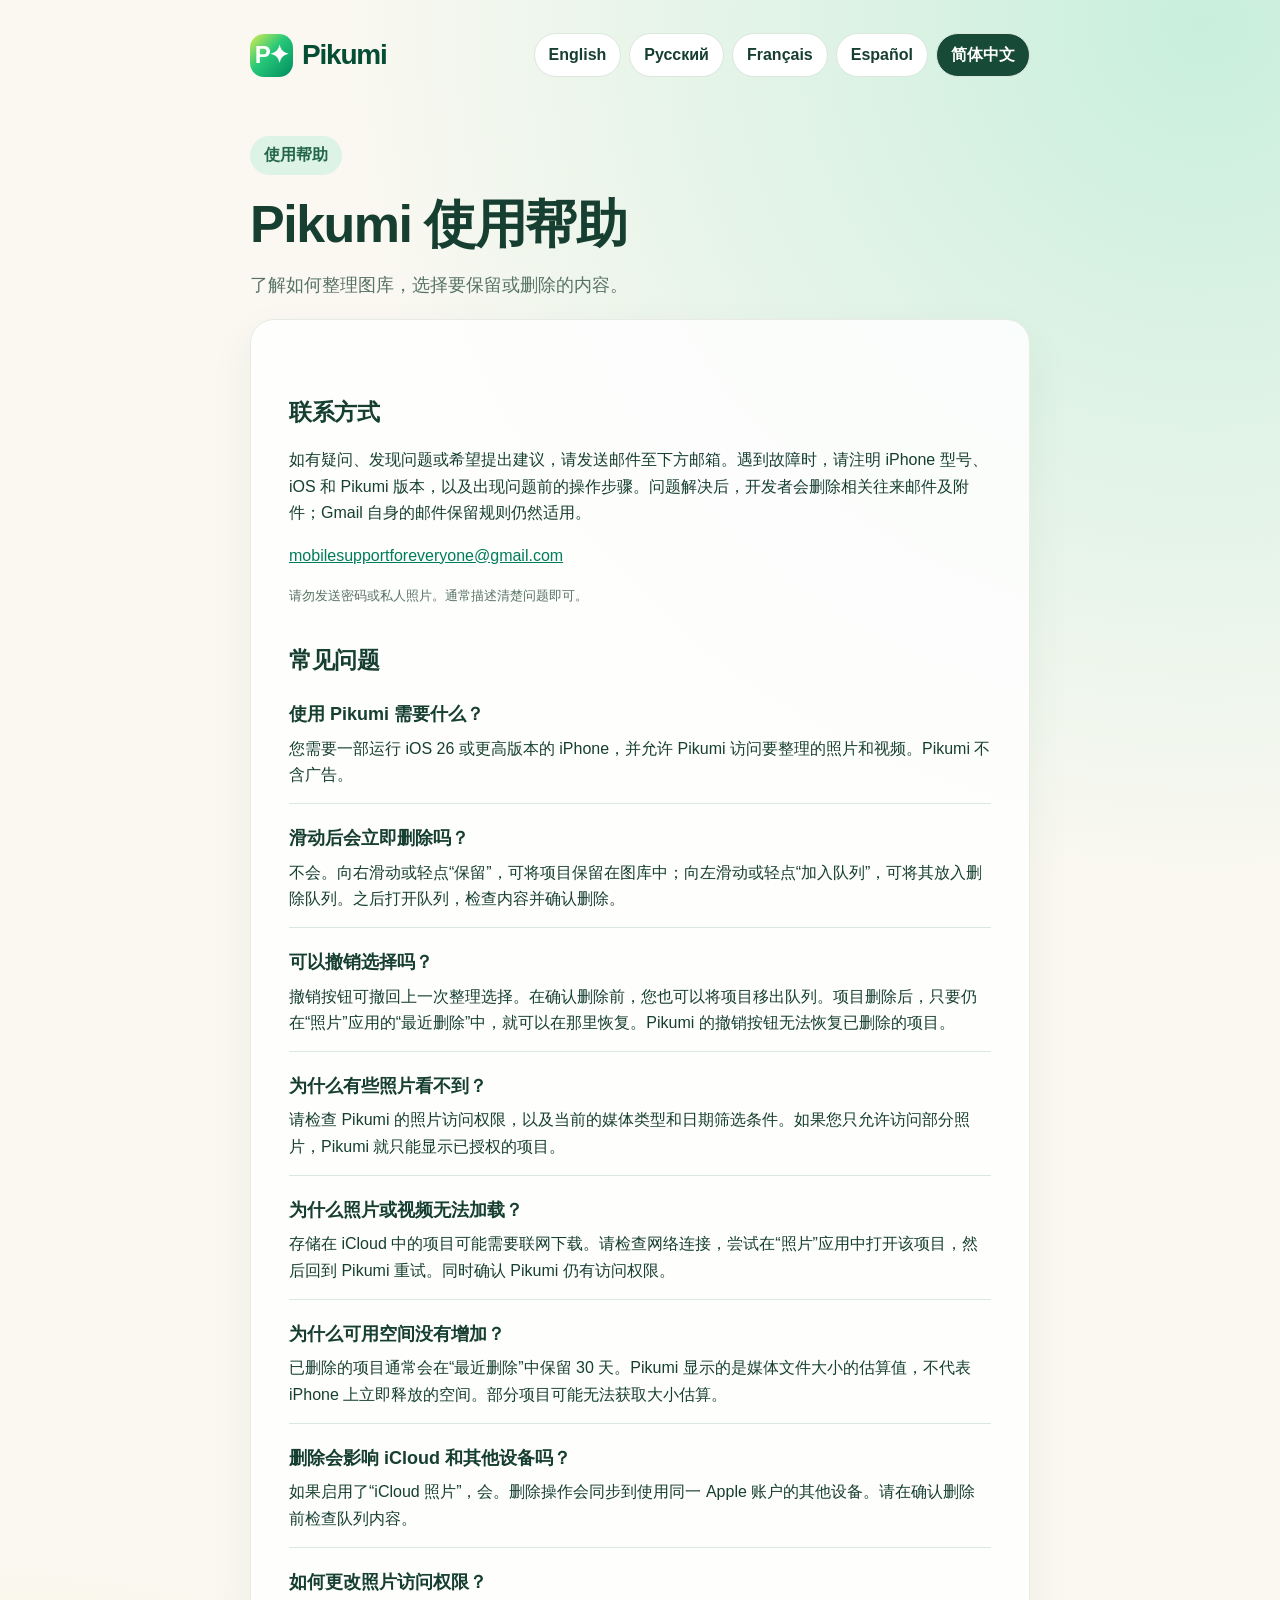
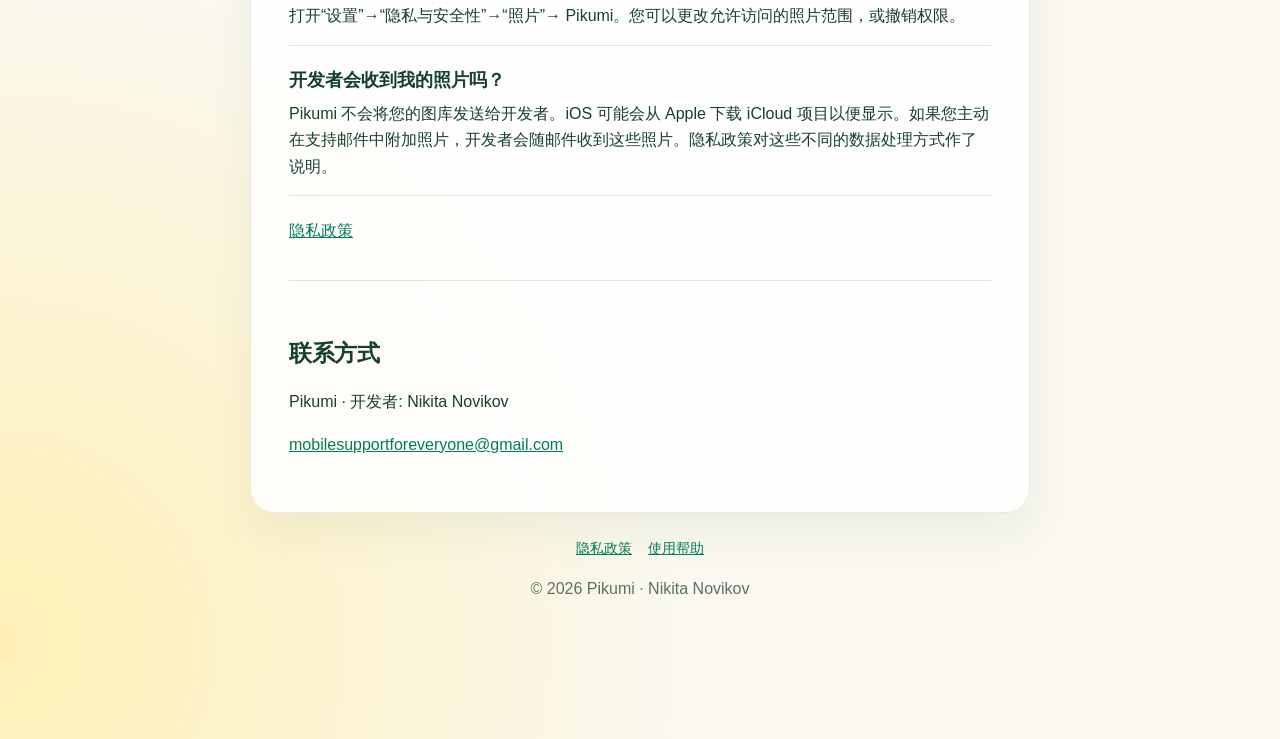
<file: zh-Hans/support.html>
<!doctype html>
<html lang="zh-Hans">
<head>
<meta charset="utf-8">
<meta name="viewport" content="width=device-width, initial-scale=1">
<meta name="description" content="了解如何整理图库，选择要保留或删除的内容。">
<title>使用帮助 | Pikumi</title>
<link rel="stylesheet" href="../styles.css">
<link rel="alternate" hreflang="en" href="../support.html">
<link rel="alternate" hreflang="ru" href="../ru/support.html">
<link rel="alternate" hreflang="fr" href="../fr/support.html">
<link rel="alternate" hreflang="es" href="../es/support.html">
<link rel="alternate" hreflang="zh-Hans" href="support.html">
<link rel="alternate" hreflang="x-default" href="../support.html">
</head>
<body>
<a class="skip" href="#content">跳转到正文</a>
<main>
<header>
<a class="brand" href="index.html"><span class="logo" aria-hidden="true">P✦</span>Pikumi</a>
<nav class="lang" aria-label="语言"><a href="../support.html" lang="en" hreflang="en">English</a><a href="../ru/support.html" lang="ru" hreflang="ru">Русский</a><a href="../fr/support.html" lang="fr" hreflang="fr">Français</a><a href="../es/support.html" lang="es" hreflang="es">Español</a><a href="support.html" lang="zh-Hans" hreflang="zh-Hans" aria-current="page">简体中文</a></nav>
</header>
<article id="content">
<span class="pill">使用帮助</span>
<h1>Pikumi 使用帮助</h1>
<p class="sub">了解如何整理图库，选择要保留或删除的内容。</p>

<div class="card"><h2>联系方式</h2><p>如有疑问、发现问题或希望提出建议，请发送邮件至下方邮箱。遇到故障时，请注明 iPhone 型号、iOS 和 Pikumi 版本，以及出现问题前的操作步骤。问题解决后，开发者会删除相关往来邮件及附件；Gmail 自身的邮件保留规则仍然适用。</p><p><a href="mailto:mobilesupportforeveryone@gmail.com?subject=Pikumi%20Support">mobilesupportforeveryone@gmail.com</a></p><p class="small">请勿发送密码或私人照片。通常描述清楚问题即可。</p><h2>常见问题</h2><section class="faq"><h3>使用 Pikumi 需要什么？</h3><p>您需要一部运行 iOS 26 或更高版本的 iPhone，并允许 Pikumi 访问要整理的照片和视频。Pikumi 不含广告。</p></section><section class="faq"><h3>滑动后会立即删除吗？</h3><p>不会。向右滑动或轻点“保留”，可将项目保留在图库中；向左滑动或轻点“加入队列”，可将其放入删除队列。之后打开队列，检查内容并确认删除。</p></section><section class="faq"><h3>可以撤销选择吗？</h3><p>撤销按钮可撤回上一次整理选择。在确认删除前，您也可以将项目移出队列。项目删除后，只要仍在“照片”应用的“最近删除”中，就可以在那里恢复。Pikumi 的撤销按钮无法恢复已删除的项目。</p></section><section class="faq"><h3>为什么有些照片看不到？</h3><p>请检查 Pikumi 的照片访问权限，以及当前的媒体类型和日期筛选条件。如果您只允许访问部分照片，Pikumi 就只能显示已授权的项目。</p></section><section class="faq"><h3>为什么照片或视频无法加载？</h3><p>存储在 iCloud 中的项目可能需要联网下载。请检查网络连接，尝试在“照片”应用中打开该项目，然后回到 Pikumi 重试。同时确认 Pikumi 仍有访问权限。</p></section><section class="faq"><h3>为什么可用空间没有增加？</h3><p>已删除的项目通常会在“最近删除”中保留 30 天。Pikumi 显示的是媒体文件大小的估算值，不代表 iPhone 上立即释放的空间。部分项目可能无法获取大小估算。</p></section><section class="faq"><h3>删除会影响 iCloud 和其他设备吗？</h3><p>如果启用了“iCloud 照片”，会。删除操作会同步到使用同一 Apple 账户的其他设备。请在确认删除前检查队列内容。</p></section><section class="faq"><h3>如何更改照片访问权限？</h3><p>打开“设置”→“隐私与安全性”→“照片”→ Pikumi。您可以更改允许访问的照片范围，或撤销权限。</p></section><section class="faq"><h3>开发者会收到我的照片吗？</h3><p>Pikumi 不会将您的图库发送给开发者。iOS 可能会从 Apple 下载 iCloud 项目以便显示。如果您主动在支持邮件中附加照片，开发者会随邮件收到这些照片。隐私政策对这些不同的数据处理方式作了说明。</p></section><p><a href="privacy.html">隐私政策</a></p><section class="contact" id="contact"><h2>联系方式</h2><p>Pikumi · 开发者: Nikita Novikov</p><p><a href="mailto:mobilesupportforeveryone@gmail.com">mobilesupportforeveryone@gmail.com</a></p></section></div>
</article>
<footer><nav class="links" aria-label="Pikumi"><a href="privacy.html">隐私政策</a><a href="support.html">使用帮助</a></nav><p>© 2026 Pikumi · Nikita Novikov</p></footer>
</main>
</body>
</html>
</file>
<file: styles.css>
:root{color-scheme:light;--ink:#163f31;--muted:#587365;--cream:#faf8f1;--mint:#dbf3e5;--yellow:#fbe59a;--line:#dbe7df}
*{box-sizing:border-box}body{margin:0;color:var(--ink);font-family:-apple-system,BlinkMacSystemFont,"Segoe UI",sans-serif;background:radial-gradient(circle at 94% 1%,#c9efdc 0,transparent 33%),radial-gradient(circle at 0% 96%,#fff0b5 0,transparent 27%),var(--cream);line-height:1.65}
main{max-width:820px;margin:0 auto;padding:32px 20px 96px}header{display:flex;align-items:center;justify-content:space-between;gap:18px;margin-bottom:58px;flex-wrap:wrap}.brand{font-weight:800;font-size:28px;letter-spacing:-1.2px;text-decoration:none;color:#064d36;display:flex;align-items:center;gap:9px}.logo{display:inline-grid;place-items:center;width:43px;height:43px;border-radius:14px;background:linear-gradient(135deg,#d9ee52,#27c879 45%,#008c60);color:white;font-size:25px;font-weight:800}.lang{display:flex;gap:8px}h1{font-size:clamp(32px,5vw,52px);line-height:1.12;letter-spacing:-1.5px;margin:0 0 12px}h2{font-size:23px;letter-spacing:-.5px;margin:36px 0 10px}p,li{font-size:16px}a{color:#007c5a}.sub{font-size:18px;color:var(--muted)}.card{background:rgba(255,255,255,.84);border:1px solid #e7ebe4;border-radius:24px;padding:clamp(20px,4vw,38px);box-shadow:0 18px 45px #1b4e2710}.small{font-size:13px;color:var(--muted)}footer{padding:24px 0;text-align:center;color:var(--muted);font-size:14px}.links{display:flex;gap:16px;justify-content:center}.pill{display:inline-flex;background:#dcf3e6;border-radius:99px;padding:6px 14px;color:#24664c;font-weight:650;margin-bottom:20px}.faq{margin:22px 0;border-bottom:1px solid var(--line);padding-bottom:15px}.faq h3{font-size:18px;line-height:1.4;margin:0 0 8px}.faq p{margin:0}
.lang{flex-wrap:wrap}.lang a{display:inline-flex;align-items:center;justify-content:center;min-width:44px;min-height:44px;border:1px solid var(--line);border-radius:24px;padding:8px 14px;background:white;font-weight:650;color:var(--ink);text-decoration:none}.lang a[aria-current=page]{background:#174b37;color:white}a:focus-visible{outline:3px solid #007c5a;outline-offset:4px}.brand{flex-shrink:0}.skip{position:absolute;left:20px;top:-100px;background:white;padding:12px}.skip:focus{top:8px;z-index:2}article{overflow-wrap:anywhere}.contact{margin-top:36px;border-top:1px solid var(--line);padding-top:18px}footer .links{flex-wrap:wrap}.resources{padding-left:22px}.logo{font-size:24px}html{scroll-behavior:auto}@media(max-width:600px){main{padding:20px 16px 48px}header{margin-bottom:32px}.card{padding:20px}.brand{font-size:25px}.lang{gap:4px}.lang a{padding:6px 11px}h1{letter-spacing:-.8px}.links{gap:12px}}@media(prefers-reduced-transparency:reduce){.card{background:#fff}}
</file>
